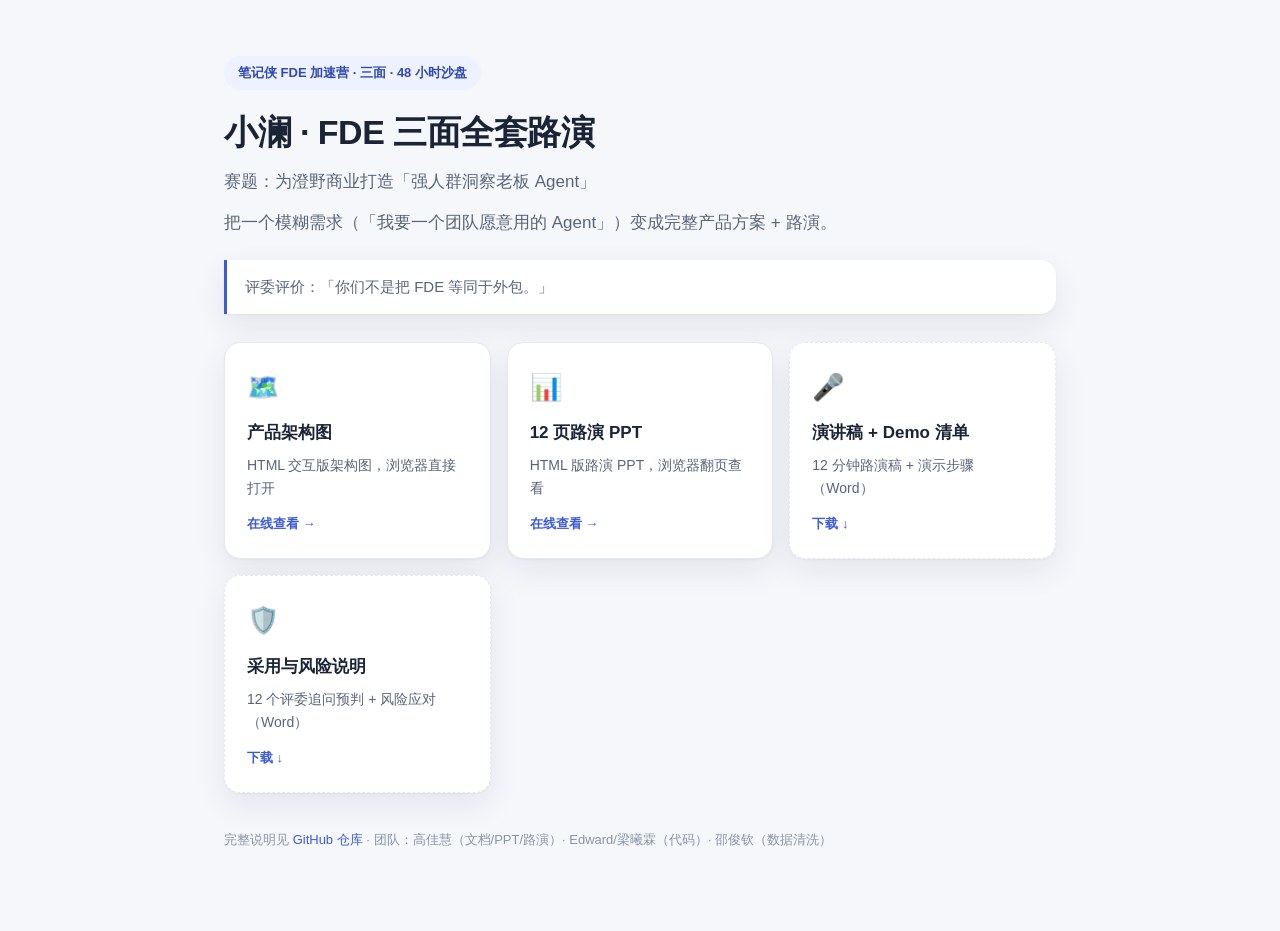
<file: index.html>
<!DOCTYPE html>
<html lang="zh-CN">
<head>
<meta charset="UTF-8" />
<meta name="viewport" content="width=device-width, initial-scale=1.0" />
<title>小澜 · FDE 三面全套路演</title>
<style>
:root{--bg:#f5f7fb;--panel:#fff;--ink:#1b2437;--ink-soft:#5a6478;--ink-faint:#8a93a6;--line:#e6e9f0;--brand:#3b5bdb;--brand-soft:#eef1ff;--brand-ink:#2f49b0;--shadow:0 1px 2px rgba(20,30,60,.04),0 12px 32px rgba(20,30,60,.08);--radius:16px}
*{box-sizing:border-box;margin:0;padding:0}
body{background:var(--bg);color:var(--ink);font-family:-apple-system,BlinkMacSystemFont,"Segoe UI","PingFang SC","Hiragino Sans GB","Microsoft YaHei",sans-serif;line-height:1.7;-webkit-font-smoothing:antialiased}
.wrap{max-width:880px;margin:0 auto;padding:56px 24px 80px}
.badge{display:inline-flex;align-items:center;gap:8px;background:var(--brand-soft);color:var(--brand-ink);font-weight:600;font-size:13px;padding:6px 14px;border-radius:999px;margin-bottom:20px}
h1{font-size:34px;line-height:1.3;letter-spacing:-.5px;margin-bottom:14px}
.sub{color:var(--ink-soft);font-size:17px;margin-bottom:12px}
.quote{border-left:3px solid var(--brand);background:var(--panel);padding:14px 18px;border-radius:0 var(--radius) var(--radius) 0;color:var(--ink-soft);font-size:15px;margin:22px 0;box-shadow:var(--shadow)}
.cards{display:grid;grid-template-columns:repeat(auto-fit,minmax(240px,1fr));gap:16px;margin-top:28px}
.card{display:block;background:var(--panel);border:1px solid var(--line);border-radius:var(--radius);padding:22px;text-decoration:none;color:var(--ink);transition:.16s;box-shadow:var(--shadow)}
.card:hover{transform:translateY(-3px);border-color:#cfd6e6}
.card .ico{font-size:26px;margin-bottom:10px}
.card .t{font-weight:700;font-size:17px;margin-bottom:6px}
.card .d{color:var(--ink-soft);font-size:14px}
.card .go{display:inline-block;margin-top:12px;color:var(--brand);font-weight:600;font-size:13px}
.card.dl{border-style:dashed}
.footer{margin-top:36px;color:var(--ink-faint);font-size:13px}
.footer a{color:var(--brand);text-decoration:none}
</style>
</head>
<body>
<div class="wrap">
  <span class="badge">笔记侠 FDE 加速营 · 三面 · 48 小时沙盘</span>
  <h1>小澜 · FDE 三面全套路演</h1>
  <p class="sub">赛题：为澄野商业打造「强人群洞察老板 Agent」</p>
  <p class="sub">把一个模糊需求（「我要一个团队愿意用的 Agent」）变成完整产品方案 + 路演。</p>

  <div class="quote">评委评价：「你们不是把 FDE 等同于外包。」</div>

  <div class="cards">
    <a class="card" href="架构图.html" target="_blank">
      <div class="ico">🗺️</div>
      <div class="t">产品架构图</div>
      <div class="d">HTML 交互版架构图，浏览器直接打开</div>
      <span class="go">在线查看 →</span>
    </a>

    <a class="card" href="PPT/index.html" target="_blank">
      <div class="ico">📊</div>
      <div class="t">12 页路演 PPT</div>
      <div class="d">HTML 版路演 PPT，浏览器翻页查看</div>
      <span class="go">在线查看 →</span>
    </a>

    <a class="card dl" href="docs/演讲稿+Demo操作清单.docx" target="_blank">
      <div class="ico">🎤</div>
      <div class="t">演讲稿 + Demo 清单</div>
      <div class="d">12 分钟路演稿 + 演示步骤（Word）</div>
      <span class="go">下载 ↓</span>
    </a>

    <a class="card dl" href="docs/采用与风险说明.docx" target="_blank">
      <div class="ico">🛡️</div>
      <div class="t">采用与风险说明</div>
      <div class="d">12 个评委追问预判 + 风险应对（Word）</div>
      <span class="go">下载 ↓</span>
    </a>
  </div>

  <div class="footer">
    完整说明见 <a href="https://github.com/gao666-max/xiaolan-fde-deliverables" target="_blank">GitHub 仓库</a> · 团队：高佳慧（文档/PPT/路演）· Edward/梁曦霖（代码）· 邵俊钦（数据清洗）
  </div>
</div>
</body>
</html>
</file>
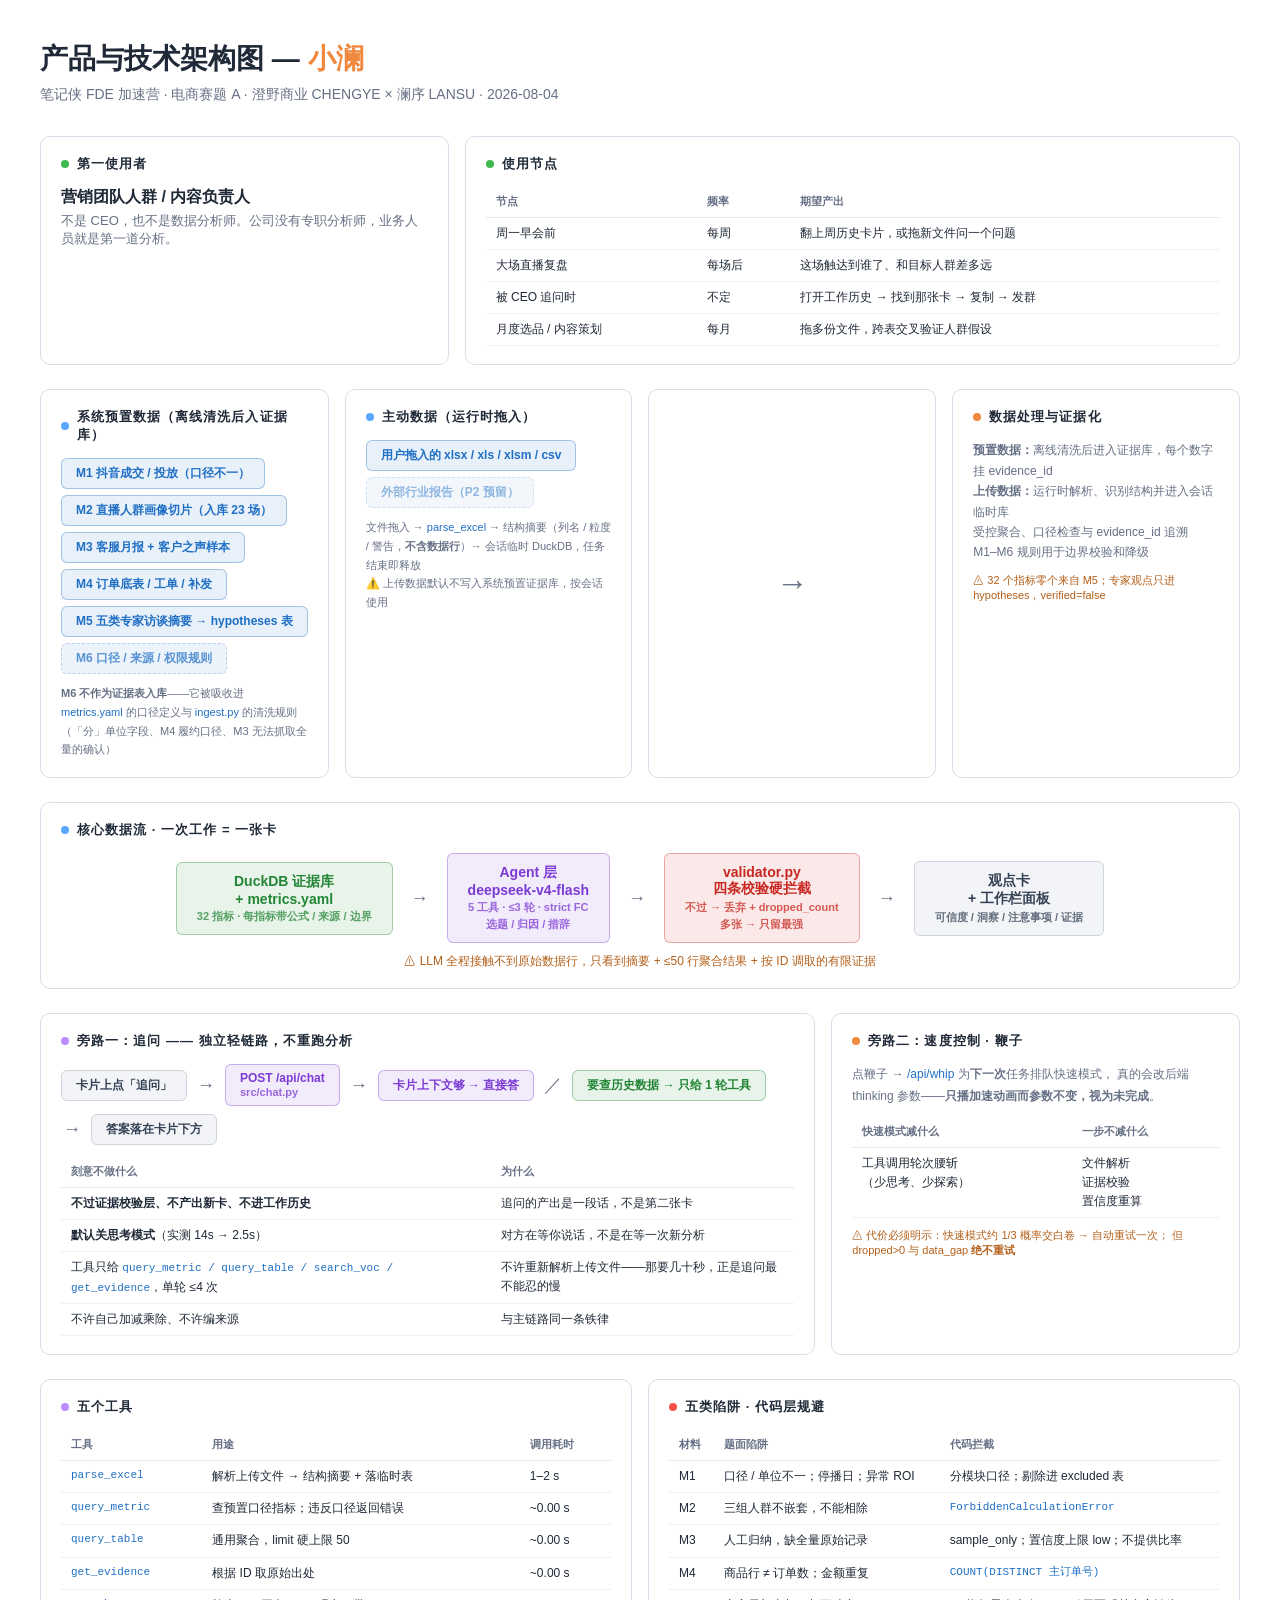
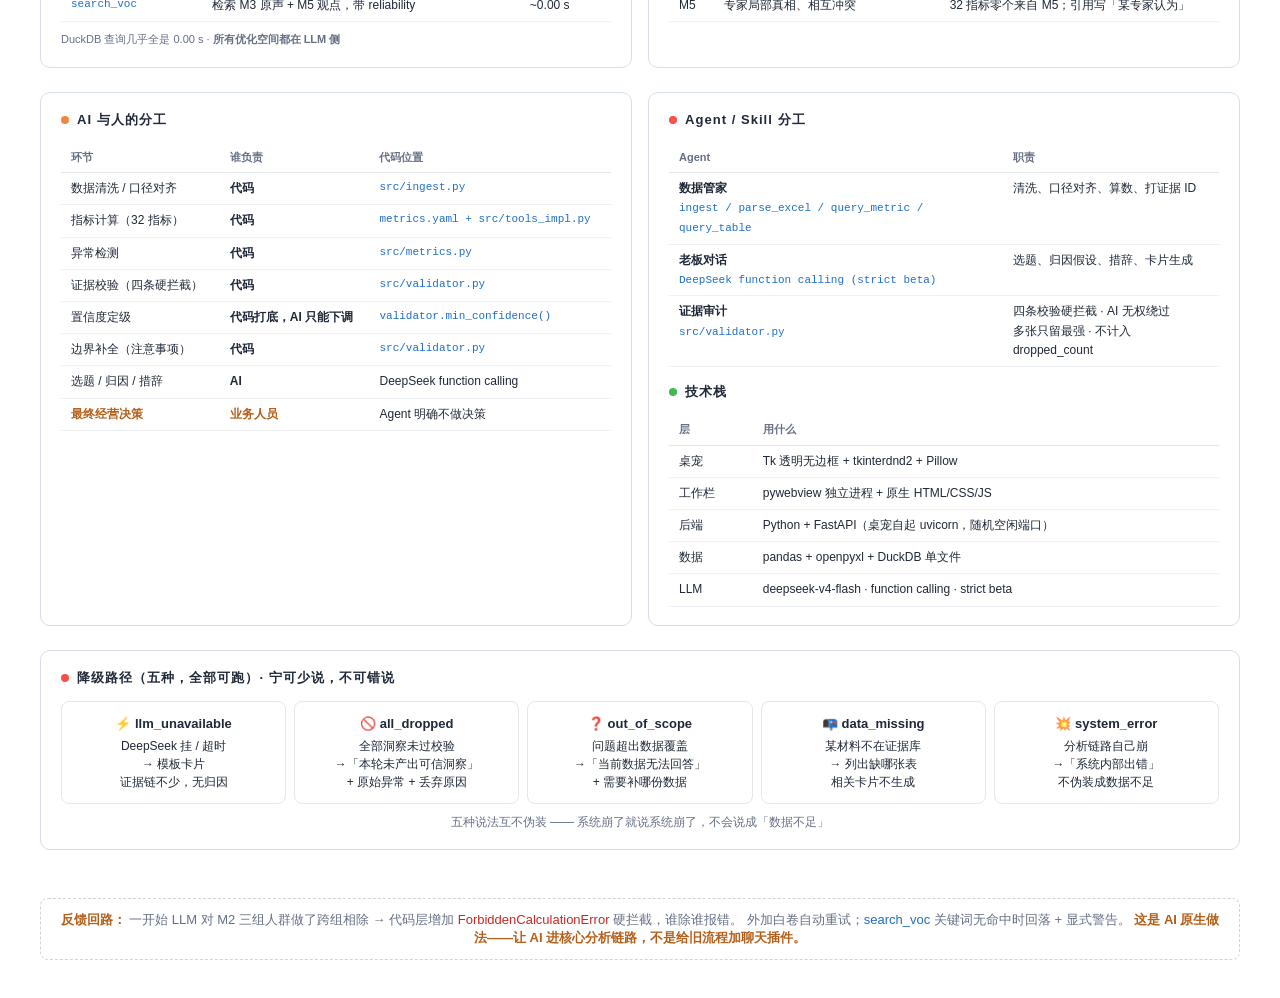
<file: 架构图.html>
<!DOCTYPE html>
<html lang="zh-CN">
<head>
<meta charset="utf-8">
<meta name="viewport" content="width=device-width,initial-scale=1">
<title>小澜 · 产品与技术架构图</title>
<style>
* { margin:0; padding:0; box-sizing:border-box; }
body {
  font-family: -apple-system, "Microsoft YaHei", sans-serif;
  background: #ffffff; color: #1f2937; padding: 40px;
  min-width: 1200px;
}
h1 { font-size:28px; margin-bottom:8px; }
h1 span { color:#f0883e; }
.subtitle { color:#667085; font-size:14px; margin-bottom:32px; }

/* ── Layout grid ── */
.diagram { display:flex; flex-direction:column; gap:24px; }
.row { display:flex; gap:16px; }
.col { flex:1; }
.col-wide { flex:2; }

/* ── Box styles ── */
.box {
  border:1px solid #d8dee9; border-radius:10px;
  padding:18px 20px; background:#ffffff;
}
.box-title {
  font-size:13px; font-weight:700; letter-spacing:0.08em;
  margin-bottom:14px; display:flex; align-items:center; gap:8px;
}
.box-title .dot { width:8px; height:8px; border-radius:50%; flex-shrink:0; }
.dot-red  { background:#f85149; }
.dot-amber { background:#f0883e; }
.dot-blue  { background:#58a6ff; }
.dot-green { background:#3fb950; }
.dot-purple{ background:#bc8cff; }

/* ── Pipe ── */
.pipe-row { display:flex; align-items:center; gap:10px; flex-wrap:wrap; font-size:13px; }
.pipe-box {
  padding:6px 14px; border-radius:6px; font-weight:600;
  border:1px solid; font-size:12px; white-space:nowrap;
}
.pipe-data   { background:rgba(31,111,196,0.10);  border-color:rgba(31,111,196,0.35);  color:#1f6fc4; }
.pipe-code   { background:rgba(180,95,25,0.10);   border-color:rgba(180,95,25,0.35);   color:#b45f19; }
.pipe-store  { background:rgba(35,134,54,0.10);   border-color:rgba(35,134,54,0.35);   color:#238636; }
.pipe-agent  { background:rgba(124,58,213,0.10);  border-color:rgba(124,58,213,0.35);  color:#7c3ad5; }
.pipe-valid  { background:rgba(200,40,33,0.10);   border-color:rgba(200,40,33,0.35);   color:#c82821; }
.pipe-ui     { background:#f2f4f7;  border-color:#cfd4dc;  color:#344054; }
.pipe-arrow  { color:#667085; font-size:18px; margin:0 2px; }

/* ── Table inside boxes ── */
table.matrix { width:100%; border-collapse:collapse; font-size:12px; line-height:1.6; }
table.matrix th {
  text-align:left; padding:6px 10px; font-weight:600;
  color:#667085; border-bottom:1px solid #e4e7ec; font-size:11px;
}
table.matrix td {
  padding:6px 10px; border-bottom:1px solid #eef0f3;
  vertical-align:top;
}
table.matrix .code { font-family:"SF Mono",Consolas,monospace; color:#1f6fc4; font-size:11px; }

/* ── Degrade cards ── */
.degrade-grid { display:grid; grid-template-columns:repeat(5,1fr); gap:8px; }
.deg-card {
  border:1px solid #e4e7ec; border-radius:8px;
  padding:12px; text-align:center; font-size:12px; line-height:1.5;
}
.deg-card b { display:block; font-size:13px; margin-bottom:4px; }

/* ── Footer ── */
.footer-note {
  margin-top:24px; padding:12px 18px; border:1px dashed #cfd4dc;
  border-radius:8px; font-size:13px; color:#667085; text-align:center;
}
.footer-note strong { color:#b45f19; }
.hint { font-size:11px; color:#667085; line-height:1.7; }
</style>
</head>
<body>

<h1>产品与技术架构图 — <span>小澜</span></h1>
<p class="subtitle">笔记侠 FDE 加速营 · 电商赛题 A · 澄野商业 CHENGYE × 澜序 LANSU · 2026-08-04</p>

<div class="diagram">

  <!-- ═══ ROW 1: 第一使用者 ═══ -->
  <div class="row">
    <div class="col box">
      <div class="box-title"><span class="dot dot-green"></span> 第一使用者</div>
      <p style="font-size:16px;font-weight:700;margin-bottom:4px">营销团队人群 / 内容负责人</p>
      <p style="font-size:13px;color:#667085">不是 CEO，也不是数据分析师。公司没有专职分析师，业务人员就是第一道分析。</p>
    </div>
    <div class="col-wide box">
      <div class="box-title"><span class="dot dot-green"></span> 使用节点</div>
      <table class="matrix">
        <tr><th>节点</th><th>频率</th><th>期望产出</th></tr>
        <tr><td>周一早会前</td><td>每周</td><td>翻上周历史卡片，或拖新文件问一个问题</td></tr>
        <tr><td>大场直播复盘</td><td>每场后</td><td>这场触达到谁了、和目标人群差多远</td></tr>
        <tr><td>被 CEO 追问时</td><td>不定</td><td>打开工作历史 → 找到那张卡 → 复制 → 发群</td></tr>
        <tr><td>月度选品 / 内容策划</td><td>每月</td><td>拖多份文件，跨表交叉验证人群假设</td></tr>
      </table>
    </div>
  </div>

  <!-- ═══ ROW 2: 数据如何进入 ═══ -->
  <div class="row">
    <div class="col box">
      <div class="box-title"><span class="dot dot-blue"></span> 系统预置数据（离线清洗后入证据库）</div>
      <div class="pipe-row" style="flex-direction:column;align-items:flex-start;gap:6px">
        <div class="pipe-box pipe-data">M1 抖音成交 / 投放（口径不一）</div>
        <div class="pipe-box pipe-data">M2 直播人群画像切片（入库 23 场）</div>
        <div class="pipe-box pipe-data">M3 客服月报 + 客户之声样本</div>
        <div class="pipe-box pipe-data">M4 订单底表 / 工单 / 补发</div>
        <div class="pipe-box pipe-data">M5 五类专家访谈摘要 → hypotheses 表</div>
        <div class="pipe-box pipe-data" style="border-style:dashed;opacity:0.75">M6 口径 / 来源 / 权限规则</div>
        <div class="hint" style="margin-top:4px">
          <strong>M6 不作为证据表入库</strong>——它被吸收进 <span class="code" style="color:#1f6fc4">metrics.yaml</span>
          的口径定义与 <span class="code" style="color:#1f6fc4">ingest.py</span> 的清洗规则
          （「分」单位字段、M4 履约口径、M3 无法抓取全量的确认）
        </div>
      </div>
    </div>
    <div class="col box">
      <div class="box-title"><span class="dot dot-blue"></span> 主动数据（运行时拖入）</div>
      <div class="pipe-row" style="flex-direction:column;align-items:flex-start;gap:6px">
        <div class="pipe-box pipe-data">用户拖入的 xlsx / xls / xlsm / csv</div>
        <div class="pipe-box pipe-data" style="opacity:0.5;border-style:dashed">外部行业报告（P2 预留）</div>
        <div class="hint" style="margin-top:4px">
          文件拖入 → <span class="code" style="color:#1f6fc4">parse_excel</span> →
          结构摘要（列名 / 粒度 / 警告，<strong>不含数据行</strong>）→ 会话临时 DuckDB，任务结束即释放<br>
          ⚠️ 上传数据默认不写入系统预置证据库，按会话使用
        </div>
      </div>
    </div>
    <div class="col box" style="display:flex;align-items:center;justify-content:center">
      <span style="font-size:32px;color:#667085">→</span>
    </div>
    <div class="col box">
      <div class="box-title"><span class="dot dot-amber"></span> 数据处理与证据化</div>
      <div style="font-size:12px;line-height:1.7;color:#667085">
        <strong>预置数据：</strong>离线清洗后进入证据库，每个数字挂 evidence_id<br>
        <strong>上传数据：</strong>运行时解析、识别结构并进入会话临时库<br>
        受控聚合、口径检查与 evidence_id 追溯<br>
        M1–M6 规则用于边界校验和降级
      </div>
      <div style="margin-top:10px;font-size:11px;color:#b45f19">
        ⚠ 32 个指标零个来自 M5；专家观点只进 hypotheses，verified=false
      </div>
    </div>
  </div>

  <!-- ═══ ROW 3: 证据库 → Agent → 校验 → UI ═══ -->
  <div class="box">
    <div class="box-title"><span class="dot dot-blue"></span> 核心数据流 · 一次工作 = 一张卡</div>
    <div class="pipe-row" style="justify-content:center;gap:16px">
      <div style="text-align:center">
        <div class="pipe-box pipe-store" style="font-size:14px;padding:10px 20px">DuckDB 证据库<br>+ metrics.yaml<br><span style="font-size:11px;opacity:0.75">32 指标 · 每指标带公式 / 来源 / 边界</span></div>
      </div>
      <span class="pipe-arrow">→</span>
      <div style="text-align:center">
        <div class="pipe-box pipe-agent" style="font-size:14px;padding:10px 20px">Agent 层<br>deepseek-v4-flash<br><span style="font-size:11px;opacity:0.75">5 工具 · ≤3 轮 · strict FC<br>选题 / 归因 / 措辞</span></div>
      </div>
      <span class="pipe-arrow">→</span>
      <div style="text-align:center">
        <div class="pipe-box pipe-valid" style="font-size:14px;padding:10px 20px">validator.py<br>四条校验硬拦截<br><span style="font-size:11px;opacity:0.75">不过 → 丢弃 + dropped_count<br>多张 → 只留最强</span></div>
      </div>
      <span class="pipe-arrow">→</span>
      <div style="text-align:center">
        <div class="pipe-box pipe-ui" style="font-size:14px;padding:10px 20px">观点卡<br>+ 工作栏面板<br><span style="font-size:11px;opacity:0.75">可信度 / 洞察 / 注意事项 / 证据</span></div>
      </div>
    </div>
    <div style="text-align:center;margin-top:10px;font-size:12px;color:#b45f19">
      ⚠ LLM 全程接触不到原始数据行，只看到摘要 + ≤50 行聚合结果 + 按 ID 调取的有限证据
    </div>
  </div>

  <!-- ═══ ROW 3.5: 两条旁路 ═══ -->
  <div class="row">
    <div class="col-wide box">
      <div class="box-title"><span class="dot dot-purple"></span> 旁路一：追问 —— 独立轻链路，不重跑分析</div>
      <div class="pipe-row" style="gap:8px">
        <div class="pipe-box pipe-ui">卡片上点「追问」</div>
        <span class="pipe-arrow">→</span>
        <div class="pipe-box pipe-agent">POST /api/chat<br><span style="font-size:11px;opacity:0.75">src/chat.py</span></div>
        <span class="pipe-arrow">→</span>
        <div class="pipe-box pipe-agent">卡片上下文够 → 直接答</div>
        <span class="pipe-arrow">／</span>
        <div class="pipe-box pipe-store">要查历史数据 → 只给 1 轮工具</div>
        <span class="pipe-arrow">→</span>
        <div class="pipe-box pipe-ui">答案落在卡片下方</div>
      </div>
      <table class="matrix" style="margin-top:12px">
        <tr><th>刻意不做什么</th><th>为什么</th></tr>
        <tr><td><strong>不过证据校验层、不产出新卡、不进工作历史</strong></td><td>追问的产出是一段话，不是第二张卡</td></tr>
        <tr><td><strong>默认关思考模式</strong>（实测 14s → 2.5s）</td><td>对方在等你说话，不是在等一次新分析</td></tr>
        <tr><td>工具只给 <span class="code">query_metric / query_table / search_voc / get_evidence</span>，单轮 ≤4 次</td><td>不许重新解析上传文件——那要几十秒，正是追问最不能忍的慢</td></tr>
        <tr><td>不许自己加减乘除、不许编来源</td><td>与主链路同一条铁律</td></tr>
      </table>
    </div>
    <div class="col box">
      <div class="box-title"><span class="dot dot-amber"></span> 旁路二：速度控制 · 鞭子</div>
      <div style="font-size:12px;line-height:1.8;color:#667085">
        点鞭子 → <span class="code" style="color:#1f6fc4">/api/whip</span> 为<strong>下一次</strong>任务排队快速模式，
        真的会改后端 thinking 参数——<strong>只播加速动画而参数不变，视为未完成</strong>。
      </div>
      <table class="matrix" style="margin-top:10px">
        <tr><th>快速模式减什么</th><th>一步不减什么</th></tr>
        <tr><td>工具调用轮次腰斩<br>（少思考、少探索）</td><td>文件解析<br>证据校验<br>置信度重算</td></tr>
      </table>
      <div style="margin-top:10px;font-size:11px;color:#b45f19">
        ⚠ 代价必须明示：快速模式约 1/3 概率交白卷 → 自动重试一次；
        但 dropped&gt;0 与 data_gap <strong>绝不重试</strong>
      </div>
    </div>
  </div>

  <!-- ═══ ROW 4: 五个工具 + 五类陷阱 ═══ -->
  <div class="row">
    <div class="col box">
      <div class="box-title"><span class="dot dot-purple"></span> 五个工具</div>
      <table class="matrix">
        <tr><th>工具</th><th>用途</th><th>调用耗时</th></tr>
        <tr><td class="code">parse_excel</td><td>解析上传文件 → 结构摘要 + 落临时表</td><td>1–2 s</td></tr>
        <tr><td class="code">query_metric</td><td>查预置口径指标；违反口径返回错误</td><td>~0.00 s</td></tr>
        <tr><td class="code">query_table</td><td>通用聚合，limit 硬上限 50</td><td>~0.00 s</td></tr>
        <tr><td class="code">get_evidence</td><td>根据 ID 取原始出处</td><td>~0.00 s</td></tr>
        <tr><td class="code">search_voc</td><td>检索 M3 原声 + M5 观点，带 reliability</td><td>~0.00 s</td></tr>
      </table>
      <div class="hint" style="margin-top:8px">DuckDB 查询几乎全是 0.00 s · <strong>所有优化空间都在 LLM 侧</strong></div>
    </div>
    <div class="col box">
      <div class="box-title"><span class="dot dot-red"></span> 五类陷阱 · 代码层规避</div>
      <table class="matrix">
        <tr><th>材料</th><th>题面陷阱</th><th>代码拦截</th></tr>
        <tr><td>M1</td><td>口径 / 单位不一；停播日；异常 ROI</td><td>分模块口径；剔除进 excluded 表</td></tr>
        <tr><td>M2</td><td>三组人群不嵌套，不能相除</td><td class="code">ForbiddenCalculationError</td></tr>
        <tr><td>M3</td><td>人工归纳，缺全量原始记录</td><td>sample_only；置信度上限 low；不提供比率</td></tr>
        <tr><td>M4</td><td>商品行 ≠ 订单数；金额重复</td><td class="code">COUNT(DISTINCT 主订单号)</td></tr>
        <tr><td>M5</td><td>专家局部真相、相互冲突</td><td>32 指标零个来自 M5；引用写「某专家认为」</td></tr>
      </table>
    </div>
  </div>

  <!-- ═══ ROW 5: 人机分工 ═══ -->
  <div class="row">
    <div class="col box">
      <div class="box-title"><span class="dot dot-amber"></span> AI 与人的分工</div>
      <table class="matrix">
        <tr><th>环节</th><th>谁负责</th><th>代码位置</th></tr>
        <tr><td>数据清洗 / 口径对齐</td><td><strong>代码</strong></td><td class="code">src/ingest.py</td></tr>
        <tr><td>指标计算（32 指标）</td><td><strong>代码</strong></td><td class="code">metrics.yaml + src/tools_impl.py</td></tr>
        <tr><td>异常检测</td><td><strong>代码</strong></td><td class="code">src/metrics.py</td></tr>
        <tr><td>证据校验（四条硬拦截）</td><td><strong>代码</strong></td><td class="code">src/validator.py</td></tr>
        <tr><td>置信度定级</td><td><strong>代码打底，AI 只能下调</strong></td><td class="code">validator.min_confidence()</td></tr>
        <tr><td>边界补全（注意事项）</td><td><strong>代码</strong></td><td class="code">src/validator.py</td></tr>
        <tr><td>选题 / 归因 / 措辞</td><td><strong>AI</strong></td><td>DeepSeek function calling</td></tr>
        <tr><td style="color:#b45f19"><strong>最终经营决策</strong></td><td style="color:#b45f19"><strong>业务人员</strong></td><td>Agent 明确不做决策</td></tr>
      </table>
    </div>
    <div class="col box">
      <div class="box-title"><span class="dot dot-red"></span> Agent / Skill 分工</div>
      <table class="matrix">
        <tr><th>Agent</th><th>职责</th></tr>
        <tr><td><strong>数据管家</strong><br><span class="code">ingest / parse_excel / query_metric / query_table</span></td><td>清洗、口径对齐、算数、打证据 ID</td></tr>
        <tr><td><strong>老板对话</strong><br><span class="code">DeepSeek function calling (strict beta)</span></td><td>选题、归因假设、措辞、卡片生成</td></tr>
        <tr><td><strong>证据审计</strong><br><span class="code">src/validator.py</span></td><td>四条校验硬拦截 · AI 无权绕过<br>多张只留最强 · 不计入 dropped_count</td></tr>
      </table>
      <div class="box-title" style="margin-top:16px"><span class="dot dot-green"></span> 技术栈</div>
      <table class="matrix">
        <tr><th>层</th><th>用什么</th></tr>
        <tr><td>桌宠</td><td>Tk 透明无边框 + tkinterdnd2 + Pillow</td></tr>
        <tr><td>工作栏</td><td>pywebview 独立进程 + 原生 HTML/CSS/JS</td></tr>
        <tr><td>后端</td><td>Python + FastAPI（桌宠自起 uvicorn，随机空闲端口）</td></tr>
        <tr><td>数据</td><td>pandas + openpyxl + DuckDB 单文件</td></tr>
        <tr><td>LLM</td><td>deepseek-v4-flash · function calling · strict beta</td></tr>
      </table>
    </div>
  </div>

  <!-- ═══ ROW 6: 降级路径 ═══ -->
  <div class="box">
    <div class="box-title"><span class="dot dot-red"></span> 降级路径（五种，全部可跑）· 宁可少说，不可错说</div>
    <div class="degrade-grid">
      <div class="deg-card"><b>⚡ llm_unavailable</b>DeepSeek 挂 / 超时<br>→ 模板卡片<br>证据链不少，无归因</div>
      <div class="deg-card"><b>🚫 all_dropped</b>全部洞察未过校验<br>→「本轮未产出可信洞察」<br>+ 原始异常 + 丢弃原因</div>
      <div class="deg-card"><b>❓ out_of_scope</b>问题超出数据覆盖<br>→「当前数据无法回答」<br>+ 需要补哪份数据</div>
      <div class="deg-card"><b>📭 data_missing</b>某材料不在证据库<br>→ 列出缺哪张表<br>相关卡片不生成</div>
      <div class="deg-card"><b>💥 system_error</b>分析链路自己崩<br>→「系统内部出错」<br>不伪装成数据不足</div>
    </div>
    <div style="text-align:center;margin-top:10px;font-size:12px;color:#667085">
      五种说法互不伪装 —— 系统崩了就说系统崩了，不会说成「数据不足」
    </div>
  </div>

  <!-- ═══ ROW 7: 反馈回路 ═══ -->
  <div class="footer-note">
    <strong>反馈回路：</strong>
    一开始 LLM 对 M2 三组人群做了跨组相除 → 代码层增加
    <span class="code" style="color:#c82821">ForbiddenCalculationError</span> 硬拦截，谁除谁报错。
    外加白卷自动重试；<span class="code" style="color:#1f6fc4">search_voc</span> 关键词无命中时回落 + 显式警告。
    <strong>这是 AI 原生做法——让 AI 进核心分析链路，不是给旧流程加聊天插件。</strong>
  </div>

</div>
</body>
</html>
</file>
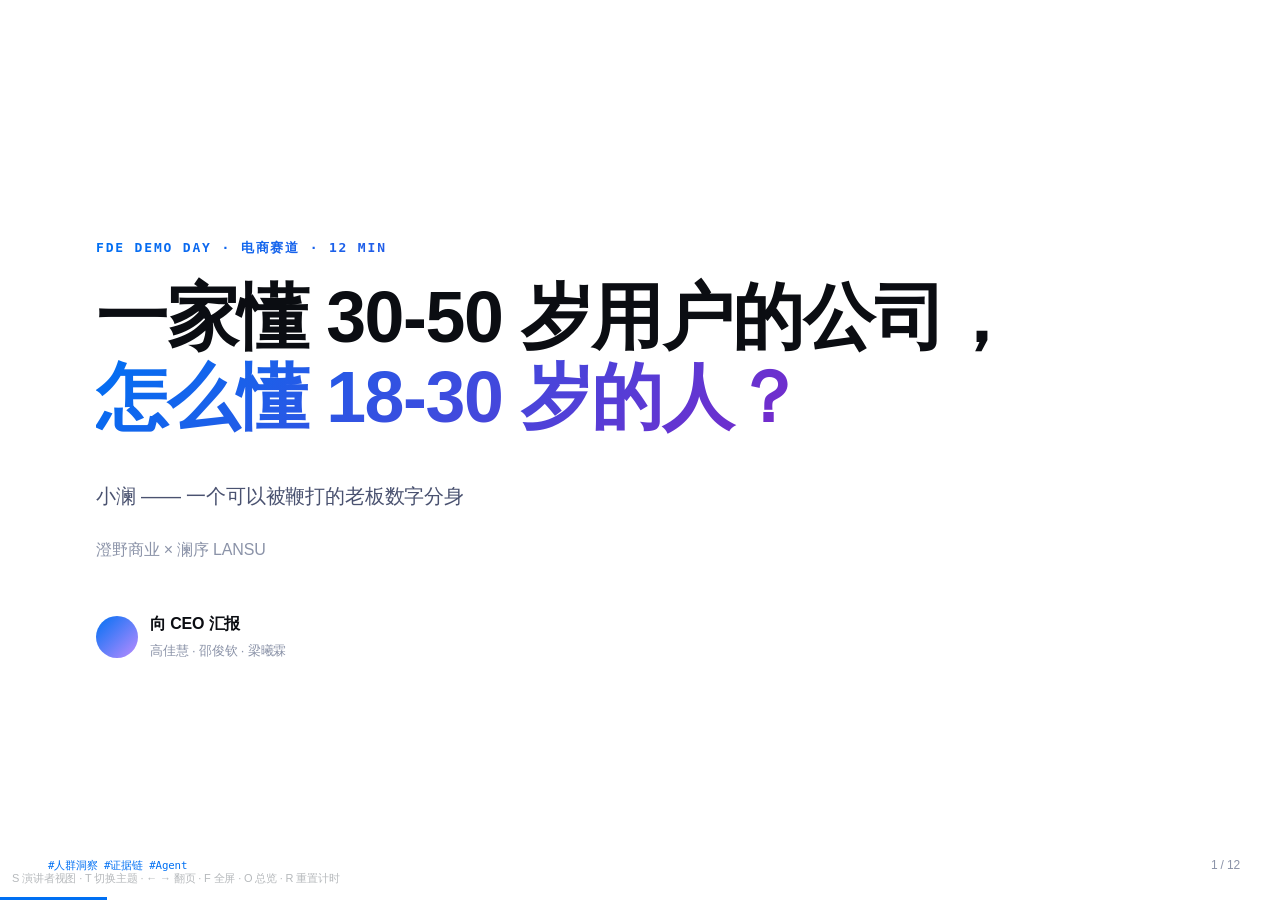
<file: PPT/小澜 · Demo Day.html>
<!DOCTYPE html>
<!-- saved from url=(0098)file:///C:/Users/TX/Desktop/FDE_%E7%BB%88%E9%9D%A2%E4%BA%A4%E4%BB%98%E5%8C%85_v2/PPT/index.html#/9 -->
<html lang="zh-CN" data-themes="pitch-deck-vc,corporate-clean,minimal-white,swiss-grid"><head><meta http-equiv="Content-Type" content="text/html; charset=UTF-8">

<meta name="viewport" content="width=device-width,initial-scale=1">
<title>小澜 · Demo Day</title>
<link rel="stylesheet" href="./小澜 · Demo Day_files/fonts.css">
<link rel="stylesheet" href="./小澜 · Demo Day_files/base.css">
<link rel="stylesheet" id="theme-link" href="./小澜 · Demo Day_files/pitch-deck-vc.css">
<link rel="stylesheet" href="./小澜 · Demo Day_files/animations.css">
<link rel="stylesheet" href="./小澜 · Demo Day_files/style.css">
</head>
<body class="tpl-presenter-mode-reveal">
<div class="deck">

  <!-- ════════════ P1 封面 ════════════ -->
  <section class="slide is-prev" data-title="Cover">
    <p class="kicker">FDE Demo Day · 电商赛道 · 12 min</p>
    <h1 class="h1 anim-fade-up" data-anim="fade-up">一家懂 30-50 岁用户的公司，<br><span style="background:var(--grad);-webkit-background-clip:text;background-clip:text;color:transparent">怎么懂 18-30 岁的人？</span></h1>
    <p class="lede mt-m">小澜 —— 一个可以被鞭打的老板数字分身</p>
    <p class="lede" style="font-size:16px;color:var(--text-3);margin-top:6px">澄野商业 × 澜序 LANSU</p>
    <div class="speaker">
      <div class="av"></div>
      <div><b>向 CEO 汇报</b><span>高佳慧 · 邵俊钦 · 梁曦霖</span></div>
    </div>
    <div class="deck-footer">
      <span class="mono">#人群洞察 #证据链 #Agent</span>
      <span class="slide-number" data-current="9" data-total="12"></span>
    </div>
    <aside class="notes">
      <p>一家在 30 到 50 岁用户身上做了五年的内衣公司，刚接了一个面向 18 到 30 岁年轻人的新品牌。他们最大的焦虑不是投流——是他们根本不了解这群年轻人。我们做的事叫"小澜"——一个可以被鞭打的老板数字分身。它做的事就一件：让你说的每一句"我觉得"，都能点回原表哪一行。</p>
    </aside>
  </section>

  <!-- ════════════ P2 现在做法为什么不行 ════════════ -->
  <section class="slide is-prev" data-title="Why Current Methods Fail">
    <p class="kicker">01 · 我们看到问题</p>
    <h2 class="h2">不是缺数据，<br>是<span class="accent">现有方法没法把信息变成判断</span></h2>
    <div class="stack mt-l">
      <div class="rule-row">
        <span class="num red">01</span>
        <div><b>经验型判断无法验证</b><p class="dim">开会时有人说"我刷抖音感觉年轻人喜欢这样"，另一个人说"我觉得不是"。讨论到此结束——没有证据，谁声音大谁赢。</p></div>
      </div>
      <div class="rule-row">
        <span class="num red">02</span>
        <div><b>散落数据串不起来</b><p class="dim">M1 说退款 47%，M2 说年轻人曝光只占 15.5%，M3 说尺码问题最多——但三件事分散在不同部门的表格里，口径还不统一。没人把它们放在一起看。</p></div>
      </div>
      <div class="rule-row">
        <span class="num red">03</span>
        <div><b>没有反馈机制</b><p class="dim">今天做的判断——"年轻人应该喜欢这个款式"——对了还是错了？三个月后没人回头验证。下一次开会还是靠感觉。</p></div>
      </div>
    </div>
    <p class="mono mt-m" style="font-size:13px;color:var(--accent)">CEO 直接给了我们三种死法：不能只画画像 / 不能做聊天机器人 / 不能增加录入负担</p>
    <aside class="notes">
      <p>目前营销团队怎么工作的？靠个人经验、平台后台截图、人工刷内容、零散会议。三个问题：第一，经验型判断无法验证——开会靠"我刷抖音感觉"。第二，散落数据串不起来——M1说退款高、M2说年轻人少、M3说尺码问题多，但没人把三件事放一起看。第三，没有反馈机制——今天做的判断对了错了，三个月后没人回头验证。CEO在题目里直接给了我们三种死法——不能只画漂亮的用户画像、不能做上传文件吐总结的聊天机器人、不能增加录入负担。</p>
    </aside>
  </section>

  <!-- ════════════ P3 三个事实 ════════════ -->
  <section class="slide is-prev" data-title="Three Facts">
    <p class="kicker">02 · 三个事实</p>
    <h2 class="h2">数据里已经写着答案，<br>只是<span class="accent">没人把它们串起来</span></h2>
    <div class="stack mt-l">
      <div class="rule-row">
        <span class="num red">01</span>
        <div>
          <b>触达错配</b><span class="mono"> · M2 · F 事实</span>
          <p class="dim">24 场直播，18-30 岁仅占曝光 <strong>15.5%</strong>，18-24 岁 TGI <strong>0.27</strong>（最低 0.17）。TGI 是人群偏好指数，1.0 是平均水平——0.27 就是严重偏低。整条流量链路朝成熟人群倾斜。</p>
        </div>
      </div>
      <div class="rule-row">
        <span class="num red">02</span>
        <div>
          <b>直播高退款源于期待错位</b><span class="mono"> · M1-05 + M3 · I 推断</span>
          <p class="dim">6 月退款金额率 <strong>47%</strong>，直播占退款 <strong>68%</strong>。客服原声："视频双肩带、链接单肩带""有点凸点""穿身上闷"——期待错位写在原话里。M3 是人工样本不是全量，所以标 I。</p>
        </div>
      </div>
      <div class="rule-row">
        <span class="num red">03</span>
        <div>
          <b>专家最担心 AI 胡说</b><span class="mono"> · M5 · H 假设</span>
          <p class="dim">五位内部专家几乎全部关注 AI 可靠性——他们也互相冲突。这条直接决定了我们的架构：<strong>校验层不是可选项，是必选项。专家观点进假设库，不进规则层。</strong></p>
        </div>
      </div>
    </div>
    <p class="mono mt-s" style="font-size:12px;color:var(--text-3)">F=事实 · I=推断 · H=假设 —— 每个数字都标了证据等级，这是和"刷抖音感觉"的区别</p>
    <aside class="notes">
      <p>我们把 M1 到 M5 花四小时全读了一遍。三个事实。每条都标了来源和证据等级——F是事实、I是推断、H是假设。柯洲老师说好答案=好提问+好上文+好模型——我们把上文喂饱了。事实一：触达错配，来源M2，这是事实。事实二：退款47%、直播占68%、客服原声印证期待错位——来源M1-05加M3，推断，因为M3是人工样本不是全量。事实三：M5五位专家担心AI胡说——这是假设，专家也互相冲突。这条直接决定了架构——校验层不选可选项。</p>
    </aside>
  </section>

  <!-- ════════════ P4 现场 Demo ════════════ -->
  <section class="slide is-prev" data-title="Live Demo">
    <p class="kicker">03 · Live Demo</p>
    <div style="display:flex;align-items:center;justify-content:center;height:70vh;text-align:center">
      <div>
        <h2 class="h2" style="font-size:clamp(44px,5.6vw,72px);line-height:1.2;margin-bottom:12px">把文件拖给老板，<br><span class="accent">三十秒后拿到一张</span><br>可直接发群的观点卡。</h2>
        <p class="lede" style="font-size:22px;color:var(--accent);margin-top:28px">每一步都能点回原表哪一行。</p>
      </div>
    </div>
    <aside class="notes">
      <p>先说清楚用了什么AI：DeepSeek选题和措辞，代码算数。LLM永远看不到原始数据行，只看到已经算好的聚合结果。为什么？M5五位专家都怕AI胡说——所以我们让代码拦截AI的幻觉。Edward你开始。拖M2人群画像表、别拖M1直播明细。用跨表问题——比单表快，横跨M1+M2。点开证据看原表行列。抽鞭子真的改thinking参数。深度~28次工具调用，快速腰斩。用户自己决定要深度还是要速度。</p>
    </aside>
  </section>

  <!-- ════════════ P5 洞察① 触达错配 ════════════ -->
  <section class="slide is-prev" data-title="Insight 1">
    <p class="kicker">04 · 洞察 ① · 邵俊钦</p>
    <h2 class="h2">年轻人在哪？<br><span class="accent">没在我们这。</span></h2>
    <div class="grid g2 mt-l">
      <div>
        <div class="card card-accent">
          <h4>🔴 高置信度</h4>
          <p class="dim">M2 24 场全量人群画像 + M1 千川投放，两个独立来源交叉验证。</p>
        </div>
        <div class="card mt-s">
          <h4>📊 核心数字</h4>
          <p class="dim">18-30 岁曝光仅占 <strong>15.5%</strong> · 18-24 TGI <strong>0.27</strong>（最低 0.17）<br>TGI = 人群偏好指数，1.0 是平均水平，0.27 = 严重偏低<br>千川投放 31-40 岁占计划数 62% · 整条链路朝成熟人群倾斜</p>
        </div>
      </div>
      <div>
        <div class="card card-accent">
          <h4>⚠️ 两个前提</h4>
          <p class="dim">① M2 三组人群不嵌套，不能相除算转化率<br>——"看到了没转化"这件事暂时说不了<br>② 仅 6 月单月快照，长期规律待验证</p>
        </div>
        <div class="card mt-s">
          <h4>👤 人判断什么</h4>
          <p class="dim" style="color:var(--accent)"><strong>到底是投放定向没打到年轻人，还是内容本身人家压根不感兴趣？</strong></p>
          <p class="dim">数据能告诉你"够不着"，怎么够着——调投放还是改内容——得你自己拿主意。</p>
        </div>
      </div>
    </div>
    <aside class="notes">
      <p>邵俊钦讲。第一条洞察。年轻人在哪？没在我们这。18到30岁只占曝光15.5%，18-24 TGI只有0.27——1.0是均值，0.27就是严重偏低。千川投放也在往30到50岁偏。不是某一个环节跑歪了，是整条链路都朝成熟人群倾斜。高置信——M2和M1两个独立来源交叉验证。两个前提：M2三组不嵌套不能算转化率；只有6月单月。人判断：到底是投放没打到、还是内容不感兴趣？数据能告诉你够不着，怎么够着得你自己判断。</p>
    </aside>
  </section>

  <!-- ════════════ P6 洞察② 退款高发 ════════════ -->
  <section class="slide is-prev" data-title="Insight 2">
    <p class="kicker">05 · 洞察 ② · 邵俊钦</p>
    <h2 class="h2"><span class="accent">货不对板</span>，<br>不是货不行。</h2>
    <div class="grid g2 mt-l">
      <div>
        <div class="card card-accent">
          <h4>🟡 中置信度</h4>
          <p class="dim">M1-05 + M3 人工月报 + M4 工单，三个来源方向一致。客服侧文本是人工抽样，样本量有限。</p>
        </div>
        <div class="card mt-s">
          <h4>📊 核心数字</h4>
          <p class="dim">退款金额率 <strong>47%</strong> · 直播占退款 <strong>68%</strong><br>商品+尺码占工单 <strong>66.8%</strong> · 仓库工单仅 11% 环比无变化<br>客服原声："和图片不一样""杯型不合适""穿身上闷"</p>
        </div>
      </div>
      <div>
        <div class="card card-accent">
          <h4>⚠️ 硬边界</h4>
          <p class="dim">0.82% 工单关联率 ≠ 退款责任率<br>M4 商品行粒度 ≠ 订单数——统计强制走 <span class="mono">COUNT DISTINCT 主订单号</span><br>缺关键数据：退款订单 × 原因 × SKU 交叉关联</p>
        </div>
        <div class="card mt-s">
          <h4>👤 人判断什么</h4>
          <p class="dim" style="color:var(--accent)"><strong>功能性缺陷 → 改产品。尺码认知偏差 → 改详情页。</strong></p>
          <p class="dim">数据能帮你定位到"尺码问题是大头"，具体动哪个、怎么动——得你来判断。</p>
        </div>
      </div>
    </div>
    <aside class="notes">
      <p>邵俊钦。第二条洞察。退货的根因基本锁定了——货不对板，不是货不行。用户拿到手之后发现和预期不一致。仓库端工单只占11%，环比没变化——发货环节不是退款压力的源头。中置信度——三个来源方向一致但客服文本是人工抽样的。硬边界：0.82%工单关联率不等于退款责任率，M4商品行不等于订单数我们用COUNT DISTINCT主订单号。缺关键数据：退款订单乘原因乘SKU的交叉关联还没跑出来。人判断：功能缺陷改产品，尺码偏差改详情页。数据能定位到尺码问题是大头，具体怎么动你决定。</p>
    </aside>
  </section>

  <!-- ════════════ P7 洞察③ 陷阱写成代码 ════════════ -->
  <section class="slide is-prev" data-title="Insight 3">
    <p class="kicker">06 · 洞察 ③ · 邵俊钦</p>
    <h2 class="h2">M1 到 M5 每份材料都埋了坑，<br>我们的应对：<span class="accent">把坑焊死在代码里</span></h2>
    <div class="stack mt-l">
      <div class="rule-row"><span class="num red">M2</span><div><b>三组人群不嵌套，谁除谁报错</b><span class="mono"> → ForbiddenCalculationError</span></div></div>
      <div class="rule-row"><span class="num red">M4</span><div><b>商品行 ≠ 订单数</b><span class="mono"> → COUNT DISTINCT 主订单号</span></div></div>
      <div class="rule-row"><span class="num red">M1</span><div><b>口径不一致</b><span class="mono"> → metrics.yaml 分模块定义，异常进 excluded 表</span></div></div>
      <div class="rule-row"><span class="num red">M3</span><div><b>人工样本</b><span class="mono"> → sample_only，不允许出比率</span></div></div>
      <div class="rule-row"><span class="num red">M5</span><div><b>专家互相打架</b><span class="mono"> → 28 个指标，零个引用 M5</span></div></div>
    </div>
    <p class="lede mt-l" style="text-align:center;font-size:22px;color:var(--accent)">
      最开始让 LLM 直接读数据，它自己偷偷做了跨组相除。<br>发现之后没有调 prompt——<strong>改了架构。</strong><br><br>外包调 prompt，FDE 改架构。
    </p>
    <aside class="notes">
      <p>邵俊钦。第三条。M1到M5每份材料都埋了坑，我们的应对不是绕着走，是把坑焊死在代码里。M2跨组相除直接写ForbiddenCalculationError。M4商品行不等于订单强制走COUNT DISTINCT。M1口径不一致搞了metrics.yaml分模块定义。M3人工样本打sample_only标签不出比率。M5专家互相打架——28个指标零个引用M5。最开始让LLM直接读数据，它自己偷偷做了跨组相除。现场发现之后没有调prompt，改了架构。停顿半秒。外包调prompt，FDE改架构。</p>
    </aside>
  </section>

  <!-- ════════════ P8 架构图 ════════════ -->
  <section class="slide is-prev" data-title="Architecture">
    <p class="kicker">07 · 架构 · 梁曦霖</p>
    <h2 class="h2"><span class="accent">AI 原生</span>架构：宁可少说，不可错说</h2>
    <div class="stack mt-l" style="gap:10px">

      <!-- 数据流 -->
      <div style="display:flex;align-items:center;justify-content:center;gap:8px;flex-wrap:wrap;font-size:12px;margin-bottom:16px">
        <span style="background:rgba(88,166,255,0.15);border:1px solid rgba(88,166,255,0.3);color:#58a6ff;padding:5px 10px;border-radius:6px;font-weight:600">M1-M5 预置</span>
        <span style="color:var(--text-3)">→</span>
        <span style="background:rgba(63,185,80,0.15);border:1px solid rgba(63,185,80,0.3);color:#3fb950;padding:5px 10px;border-radius:6px;font-weight:600">DuckDB 证据库<br><span style="font-size:10px;opacity:0.7">28 指标 + metrics.yaml</span></span>
        <span style="color:var(--text-3)">→</span>
        <span style="background:rgba(188,140,255,0.15);border:1px solid rgba(188,140,255,0.3);color:#bc8cff;padding:5px 10px;border-radius:6px;font-weight:600">Agent 5 工具<br><span style="font-size:10px;opacity:0.7">≤3 轮 · 只见摘要和聚合</span></span>
        <span style="color:var(--text-3)">→</span>
        <span style="background:rgba(248,81,73,0.15);border:1px solid rgba(248,81,73,0.3);color:#f85149;padding:5px 10px;border-radius:6px;font-weight:600">validator 四条校验<br><span style="font-size:10px;opacity:0.7">不过就丢弃</span></span>
        <span style="color:var(--text-3)">→</span>
        <span style="background:rgba(255,255,255,0.08);border:1px solid rgba(255,255,255,0.2);padding:5px 10px;border-radius:6px;font-weight:600">观点卡</span>
      </div>

      <!-- 拖入文件 -->
      <div style="text-align:center;font-size:11px;color:var(--text-3);margin-bottom:14px">
        用户拖入文件 → parse_excel 即时解析 → 会话临时库（LLM 不碰原始行）
      </div>

      <!-- 三栏：硬约束 | 降级 | AI原生 -->
      <div class="grid g3" style="gap:10px">
        <div class="card card-accent" style="padding:12px 14px">
          <h4 style="font-size:13px;margin:0 0 8px 0">三道硬约束</h4>
          <p class="dim" style="font-size:11px;line-height:1.6;margin:0">
            ① 数字由代码算，LLM 不碰计算器<br>
            ② LLM 只见摘要和聚合，不见原始行<br>
            ③ 无证据不输出——ID 不存在就丢弃
          </p>
        </div>
        <div class="card card-accent" style="padding:12px 14px">
          <h4 style="font-size:13px;margin:0 0 8px 0">五种降级</h4>
          <p class="dim" style="font-size:11px;line-height:1.6;margin:0">
            API 挂 → 模板卡片<br>
            表缺失 → 不生成 + 列缺什么<br>
            全被丢 → 原始异常列表<br>
            超范围 → "当前数据无法回答"<br>
            链路崩 → "系统出错，再试一次"
          </p>
        </div>
        <div class="card card-accent" style="padding:12px 14px">
          <h4 style="font-size:13px;margin:0 0 8px 0">AI 原生，不是边缘贴皮</h4>
          <p class="dim" style="font-size:11px;line-height:1.6;margin:0">
            AI 进核心分析链路<br>
            ——选题和归因<br>
            不是客服，不是文案<br>
            数据流围绕 AI 能力边界重切<br>
            边缘型短期没事，长期附庸
          </p>
        </div>
      </div>

    </div>
    <aside class="notes">
      <p>梁曦霖讲架构。看这条数据流：M1到M5预置加用户拖入 → DuckDB证据库28个指标 → Agent 5个工具 ≤3轮，LLM只看到摘要和聚合 → validator四条校验硬拦截 → 观点卡。三道硬约束：代码算数LLM不碰计算器、LLM不碰原始行、无证据不输出。五种降级全跑通——宁可少说不可错说。右下角：这是AI原生做法——AI进核心分析链路，不是给旧流程加聊天插件。</p>
    </aside>
  </section>

  <!-- ════════════ P9 人机分工 ════════════ -->
  <section class="slide is-active" data-title="Human-AI Division">
    <p class="kicker">08 · 人机分工 · 高佳慧</p>
    <h2 class="h2">代码算数，<span class="accent">AI 说话，人做决定</span></h2>
    <div class="grid g2 mt-l">
      <div>
        <table style="width:100%;border-collapse:collapse;font-size:15px;line-height:2">
          <tbody><tr style="border-bottom:1px solid rgba(255,255,255,0.1)"><td style="padding:8px 0;color:var(--text-2)">数据清洗 / 口径对齐</td><td style="padding:8px 0;text-align:right"><strong style="color:#3fb950">代码</strong></td></tr>
          <tr style="border-bottom:1px solid rgba(255,255,255,0.1)"><td style="padding:8px 0;color:var(--text-2)">指标计算（28 个指标）</td><td style="padding:8px 0;text-align:right"><strong style="color:#3fb950">代码</strong></td></tr>
          <tr style="border-bottom:1px solid rgba(255,255,255,0.1)"><td style="padding:8px 0;color:var(--text-2)">异常检测 / 证据校验</td><td style="padding:8px 0;text-align:right"><strong style="color:#3fb950">代码</strong></td></tr>
          <tr style="border-bottom:1px solid rgba(255,255,255,0.1)"><td style="padding:8px 0;color:var(--text-2)">置信度定级（AI 只能下调）</td><td style="padding:8px 0;text-align:right"><strong style="color:#3fb950">代码打底</strong></td></tr>
          <tr style="border-bottom:1px solid rgba(255,255,255,0.1)"><td style="padding:8px 0;color:var(--text-2)">选题 / 归因 / 措辞</td><td style="padding:8px 0;text-align:right"><strong style="color:#bc8cff">AI</strong></td></tr>
          <tr><td style="padding:8px 0;color:var(--accent);font-size:16px"><strong>最终经营决策</strong></td><td style="padding:12px 0;text-align:right;font-size:16px"><strong style="color:var(--accent)">业务人员</strong></td></tr>
        </tbody></table>
      </div>
      <div>
        <div class="card card-accent">
          <h4>设计的底线</h4>
          <p class="dim" style="font-size:15px;line-height:1.8">
            做 AI 数据产品，最怕的不是没输出——<strong>是瞎输出。</strong><br>
            LLM 永不碰原始数据行<br>
            AI 的每个数字都来自代码计算<br>
            校验不通过 → 直接丢弃 + 透明计数<br>
            编号造 → 五种降级全部可跑
          </p>
        </div>
        <p class="mono mt-m" style="font-size:13px;color:var(--accent);text-align:center">原则四个字：宁可少说，不可错说</p>
      </div>
    </div>
    <aside class="notes">
      <p>代码管算数和校验，AI管选题和措辞，人做最终决策。AI只能下调置信度不能上调。做AI数据产品最怕不是没输出，是瞎输出。LLM永不碰原始数据行，AI每个数字都来自代码计算，校验不过就丢弃加透明计数。宁可少说不可错说。</p>
    </aside>
  </section>

  <!-- ════════════ P10 采用 + 待验证假设 ════════════ -->
  <section class="slide" data-title="Adoption + Hypothesis">
    <p class="kicker">09 · 采用 + 加分项 · 高佳慧</p>
    <h2 class="h2">一步，零录入，可发群<br><span class="accent">+ 一条待验证的年轻人群假设</span></h2>
    <div class="grid g2 mt-l">
      <div>
        <div class="card card-accent" style="padding:14px 18px;margin-bottom:8px"><h4 style="font-size:14px;margin:0">① 1 步操作</h4><p class="dim" style="font-size:13px;margin:4px 0 0 0">从资源管理器拖文件到老板身上。零录入。</p></div>
        <div class="card card-accent" style="padding:14px 18px;margin-bottom:8px"><h4 style="font-size:14px;margin:0">② 1 张观点卡，直接复制发群</h4><p class="dim" style="font-size:13px;margin:4px 0 0 0">深度一两分钟 / 快速几十秒。工作历史落盘，关掉重启还在。</p></div>
        <div class="card card-accent" style="padding:14px 18px;margin-bottom:8px"><h4 style="font-size:14px;margin:0">③ 鞭子 = 用户可控的速度选择</h4><p class="dim" style="font-size:13px;margin:4px 0 0 0">深度~28 次工具调用 vs 快速腰斩。真的改 thinking 参数。</p></div>
        <div class="card" style="padding:14px 18px;border:1px dashed rgba(255,255,255,0.2)">
          <h4 style="font-size:14px;margin:0;color:var(--accent)">改变了什么数字</h4>
          <p class="dim" style="font-size:13px;margin:4px 0 0 0">决策准备时间：30 分钟手动翻表 → 拖文件等一两分钟。<strong style="color:var(--accent)">缩短 90%。</strong></p>
        </div>
      </div>
      <div>
        <div class="card card-accent" style="border:2px dashed rgba(255,255,255,0.25);background:rgba(255,255,255,0.02)">
          <div style="display:flex;align-items:center;gap:8px;margin-bottom:12px">
            <span style="background:rgba(255,255,255,0.1);padding:2px 10px;border-radius:4px;font-size:12px;font-weight:700">⚪ 待验证</span>
            <span style="font-size:11px;color:var(--text-3)">低置信度 · 跨品牌外推</span>
          </div>
          <h4 style="font-size:17px;margin:0 0 10px 0">★ 年轻人群对内衣的核心诉求<br>与成熟人群存在结构性差异</h4>
          <p class="dim" style="font-size:13px;line-height:1.7;margin:0">
            M3 客户原声中"透气""无痕""大胸显小"高频出现，在成熟品牌数据中不突出。<br>
            M5 内容策略专家与产品专家判断存在冲突——内容侧强调穿搭表达，产品侧强调功能支撑。<br>
            <strong>冲突观点并列呈现，不替专家选边站。</strong><br>
            新品牌 LANSU 无任何内部数据——仅作假设，不得作为决策依据。
          </p>
        </div>
      </div>
    </div>
    <aside class="notes">
      <p>采用成本：一步拖文件，零录入，一张可发群的卡。鞭子真的改thinking参数——深度取证~28次，快速腰斩。决策准备时间从30分钟到一两分钟。加分项：年轻人群假设。M5两位专家判断冲突——内容策略说年轻人要穿搭表达，产品专家说也要功能支撑。我们没有替专家选边站——冲突观点并列呈现，标待验证。新品牌LANSU没有内部数据，所有关于年轻人群的判断都是跨品牌外推，必须在卡片上标灰。</p>
    </aside>
  </section>

  <!-- ════════════ P11 风险与缺口 ════════════ -->
  <section class="slide" data-title="Gaps + Risk">
    <p class="kicker">10 · 风险与缺口 · 高佳慧</p>
    <h2 class="h2">48 小时，暴露了<span class="accent">三个还没解决的问题</span></h2>
    <div class="stack mt-l">
      <div class="rule-row">
        <span class="num red">数据</span>
        <div><b>M6 口径、更新频率、权限 <span style="color:var(--accent);font-size:13px">· 最优先</span></b><p class="dim">决定这个工具能不能活过两个月。打通自动化更新，不再靠人工每月导 Excel。</p></div>
      </div>
      <div class="rule-row">
        <span class="num blue">数据</span>
        <div><b>新品牌 LANSU 成交 / 投放 / 人群数据</b><p class="dim">年轻人群结论不再靠跨品牌外推，从"待验证假设"升级为可核验洞察。</p></div>
      </div>
      <div class="rule-row">
        <span class="num blue">数据</span>
        <div><b>M3 全量客服对话 + 直播弹幕 + 评论原文</b><p class="dim">从人工样本升级为全量分析，尺码问题的真实权重可以量化。</p></div>
      </div>
      <div class="rule-row">
        <span class="num green">认知</span>
        <div><b>目标用户访谈 + 业务人员痛点访谈</b><p class="dim">M5 专家互相冲突的判断，用真实用户声音来验证。Agent 输出格式嵌入真实工作流。</p></div>
      </div>
    </div>
    <div style="margin-top:20px;border:2px solid #f85149;border-radius:10px;padding:16px 22px;background:rgba(248,81,73,0.06)">
      <p style="font-size:18px;font-weight:700;color:#f85149;margin:0 0 4px 0">最大风险：数据断供</p>
      <p style="font-size:15px;color:var(--text-2);margin:0;line-height:1.6">M6 数据目前靠人工每月导 Excel。两个月后没人维护，系统成空壳。采用做得再好，断供就什么都没了。</p>
    </div>
    <aside class="notes">
      <p>48小时暴露了三个还没解决的问题。第一条，M6口径权限最优先，决定系统能不能活过两个月。第二条，LANSU数据补齐后年轻人群假设才能从方向对变成可量化。第三条，M3全量数据让尺码问题真实权重可量化。第四条，认知层面，专家打架的结论需要真实用户访谈来验证。最后，指着红色框。最大风险——M6现在靠人工导Excel，两个月后没人导，系统就是空壳。</p>
    </aside>
  </section>

  <!-- ════════════ P12 结尾 ════════════ -->
  <section class="slide" data-title="Close">
    <p class="kicker">11 · 结尾</p>
    <h2 class="h2">48 小时，从五份打架的脏表<br>到<span class="accent">每个数字都可追溯</span>的证据库</h2>
    <div class="grid g2 mt-l">
      <div class="card card-accent">
        <h4>我们交付了什么</h4>
        <p class="dim" style="font-size:15px;line-height:1.8">✓ 可运行的桌宠 Agent<br>✓ 28 个指标的证据库<br>✓ 四条校验硬拦截<br>✓ 五种降级全部可跑<br>✓ 1 条待验证年轻人群假设</p>
      </div>
      <div class="card card-accent">
        <h4>下一步</h4>
        <p class="dim" style="font-size:15px;line-height:1.8;color:var(--accent)"><strong>不是在电脑上优化 prompt——<br>是把小澜放到真实的周一早会现场，<br>让业务人员用真实问题撞它，<br>把反馈信号回流进系统。</strong></p>
        <p class="dim" style="font-size:13px;margin-top:8px">这才是 FDE 和外包的真正区别。</p>
      </div>
    </div>
    <p class="lede mt-l" style="text-align:center">谢谢。欢迎提问。</p>
    <div class="deck-footer">
      <span class="mono">#谢谢 · Q&amp;A</span>
      <span class="slide-number" data-current="12" data-total="12"></span>
    </div>
    <aside class="notes">
      <p>48小时，从五份打架的脏表到每个数字都可追溯的证据库。下一步不是在电脑上优化prompt，是把小澜放到真实的周一早会现场，让业务人员用真实问题撞它，把反馈信号回流进系统。这才是FDE和外包的真正区别。谢谢。欢迎提问。</p>
    </aside>
  </section>

</div>

<div style="position:fixed;bottom:12px;left:12px;font-size:11px;color:#484f5866;z-index:100;pointer-events:none">
  S 演讲者视图 · T 切换主题 · ← → 翻页 · F 全屏 · O 总览 · R 重置计时
</div>

<script src="./小澜 · Demo Day_files/runtime.js"></script>


<div class="progress-bar"><span style="width: 75%;"></span></div><div class="notes-overlay">
      <p>代码管算数和校验，AI管选题和措辞，人做最终决策。AI只能下调置信度不能上调。做AI数据产品最怕不是没输出，是瞎输出。LLM永不碰原始数据行，AI每个数字都来自代码计算，校验不过就丢弃加透明计数。宁可少说不可错说。</p>
    </div><div class="overview"><div class="thumb" style="padding: 0px 0px 56.25%; height: 0px; position: relative; overflow: hidden;"><div class="mini-slide" style="position: absolute; top: 0px; left: 0px; width: 1920px; height: 1080px; transform-origin: left top; pointer-events: none; background: var(--bg);"><section class="slide is-active" data-title="Cover" style="position: absolute; inset: 0px; transform: none; opacity: 1; padding: 72px 96px;">
    <p class="kicker">FDE Demo Day · 电商赛道 · 12 min</p>
    <h1 class="h1 anim-fade-up" data-anim="fade-up">一家懂 30-50 岁用户的公司，<br><span style="background:var(--grad);-webkit-background-clip:text;background-clip:text;color:transparent">怎么懂 18-30 岁的人？</span></h1>
    <p class="lede mt-m">小澜 —— 一个可以被鞭打的老板数字分身</p>
    <p class="lede" style="font-size:16px;color:var(--text-3);margin-top:6px">澄野商业 × 澜序 LANSU</p>
    <div class="speaker">
      <div class="av"></div>
      <div><b>向 CEO 汇报</b><span>高佳慧 · 邵俊钦 · 梁曦霖</span></div>
    </div>
    <div class="deck-footer">
      <span class="mono">#人群洞察 #证据链 #Agent</span>
      <span class="slide-number" data-current="1" data-total="12"></span>
    </div>
    <aside class="notes">
      <p>一家在 30 到 50 岁用户身上做了五年的内衣公司，刚接了一个面向 18 到 30 岁年轻人的新品牌。他们最大的焦虑不是投流——是他们根本不了解这群年轻人。我们做的事叫"小澜"——一个可以被鞭打的老板数字分身。它做的事就一件：让你说的每一句"我觉得"，都能点回原表哪一行。</p>
    </aside>
  </section></div><div style="position: absolute; inset: 0px; background: linear-gradient(rgba(0, 0, 0, 0.2) 0%, transparent 40%, transparent 60%, rgba(0, 0, 0, 0.8) 100%); color: rgb(255, 255, 255); z-index: 10; pointer-events: none;"><div class="n" style="position: absolute; top: 12px; left: 16px; font-weight: 700; font-size: 16px; color: rgb(255, 255, 255); text-shadow: rgba(0, 0, 0, 0.8) 0px 1px 4px;">1</div><div class="t" style="position: absolute; bottom: 12px; left: 16px; right: 16px; font-weight: 600; font-size: 14px; color: rgb(255, 255, 255); text-shadow: rgba(0, 0, 0, 0.8) 0px 1px 4px;">Cover</div></div></div><div class="thumb" style="padding: 0px 0px 56.25%; height: 0px; position: relative; overflow: hidden;"><div class="mini-slide" style="position: absolute; top: 0px; left: 0px; width: 1920px; height: 1080px; transform-origin: left top; pointer-events: none; background: var(--bg);"><section class="slide is-active" data-title="Why Current Methods Fail" style="position: absolute; inset: 0px; transform: none; opacity: 1; padding: 72px 96px;">
    <p class="kicker">01 · 我们看到问题</p>
    <h2 class="h2">不是缺数据，<br>是<span class="accent">现有方法没法把信息变成判断</span></h2>
    <div class="stack mt-l">
      <div class="rule-row">
        <span class="num red">01</span>
        <div><b>经验型判断无法验证</b><p class="dim">开会时有人说"我刷抖音感觉年轻人喜欢这样"，另一个人说"我觉得不是"。讨论到此结束——没有证据，谁声音大谁赢。</p></div>
      </div>
      <div class="rule-row">
        <span class="num red">02</span>
        <div><b>散落数据串不起来</b><p class="dim">M1 说退款 47%，M2 说年轻人曝光只占 15.5%，M3 说尺码问题最多——但三件事分散在不同部门的表格里，口径还不统一。没人把它们放在一起看。</p></div>
      </div>
      <div class="rule-row">
        <span class="num red">03</span>
        <div><b>没有反馈机制</b><p class="dim">今天做的判断——"年轻人应该喜欢这个款式"——对了还是错了？三个月后没人回头验证。下一次开会还是靠感觉。</p></div>
      </div>
    </div>
    <p class="mono mt-m" style="font-size:13px;color:var(--accent)">CEO 直接给了我们三种死法：不能只画画像 / 不能做聊天机器人 / 不能增加录入负担</p>
    <aside class="notes">
      <p>目前营销团队怎么工作的？靠个人经验、平台后台截图、人工刷内容、零散会议。三个问题：第一，经验型判断无法验证——开会靠"我刷抖音感觉"。第二，散落数据串不起来——M1说退款高、M2说年轻人少、M3说尺码问题多，但没人把三件事放一起看。第三，没有反馈机制——今天做的判断对了错了，三个月后没人回头验证。CEO在题目里直接给了我们三种死法——不能只画漂亮的用户画像、不能做上传文件吐总结的聊天机器人、不能增加录入负担。</p>
    </aside>
  </section></div><div style="position: absolute; inset: 0px; background: linear-gradient(rgba(0, 0, 0, 0.2) 0%, transparent 40%, transparent 60%, rgba(0, 0, 0, 0.8) 100%); color: rgb(255, 255, 255); z-index: 10; pointer-events: none;"><div class="n" style="position: absolute; top: 12px; left: 16px; font-weight: 700; font-size: 16px; color: rgb(255, 255, 255); text-shadow: rgba(0, 0, 0, 0.8) 0px 1px 4px;">2</div><div class="t" style="position: absolute; bottom: 12px; left: 16px; right: 16px; font-weight: 600; font-size: 14px; color: rgb(255, 255, 255); text-shadow: rgba(0, 0, 0, 0.8) 0px 1px 4px;">Why Current Methods Fail</div></div></div><div class="thumb" style="padding: 0px 0px 56.25%; height: 0px; position: relative; overflow: hidden;"><div class="mini-slide" style="position: absolute; top: 0px; left: 0px; width: 1920px; height: 1080px; transform-origin: left top; pointer-events: none; background: var(--bg);"><section class="slide is-active" data-title="Three Facts" style="position: absolute; inset: 0px; transform: none; opacity: 1; padding: 72px 96px;">
    <p class="kicker">02 · 三个事实</p>
    <h2 class="h2">数据里已经写着答案，<br>只是<span class="accent">没人把它们串起来</span></h2>
    <div class="stack mt-l">
      <div class="rule-row">
        <span class="num red">01</span>
        <div>
          <b>触达错配</b><span class="mono"> · M2 · F 事实</span>
          <p class="dim">24 场直播，18-30 岁仅占曝光 <strong>15.5%</strong>，18-24 岁 TGI <strong>0.27</strong>（最低 0.17）。TGI 是人群偏好指数，1.0 是平均水平——0.27 就是严重偏低。整条流量链路朝成熟人群倾斜。</p>
        </div>
      </div>
      <div class="rule-row">
        <span class="num red">02</span>
        <div>
          <b>直播高退款源于期待错位</b><span class="mono"> · M1-05 + M3 · I 推断</span>
          <p class="dim">6 月退款金额率 <strong>47%</strong>，直播占退款 <strong>68%</strong>。客服原声："视频双肩带、链接单肩带""有点凸点""穿身上闷"——期待错位写在原话里。M3 是人工样本不是全量，所以标 I。</p>
        </div>
      </div>
      <div class="rule-row">
        <span class="num red">03</span>
        <div>
          <b>专家最担心 AI 胡说</b><span class="mono"> · M5 · H 假设</span>
          <p class="dim">五位内部专家几乎全部关注 AI 可靠性——他们也互相冲突。这条直接决定了我们的架构：<strong>校验层不是可选项，是必选项。专家观点进假设库，不进规则层。</strong></p>
        </div>
      </div>
    </div>
    <p class="mono mt-s" style="font-size:12px;color:var(--text-3)">F=事实 · I=推断 · H=假设 —— 每个数字都标了证据等级，这是和"刷抖音感觉"的区别</p>
    <aside class="notes">
      <p>我们把 M1 到 M5 花四小时全读了一遍。三个事实。每条都标了来源和证据等级——F是事实、I是推断、H是假设。柯洲老师说好答案=好提问+好上文+好模型——我们把上文喂饱了。事实一：触达错配，来源M2，这是事实。事实二：退款47%、直播占68%、客服原声印证期待错位——来源M1-05加M3，推断，因为M3是人工样本不是全量。事实三：M5五位专家担心AI胡说——这是假设，专家也互相冲突。这条直接决定了架构——校验层不选可选项。</p>
    </aside>
  </section></div><div style="position: absolute; inset: 0px; background: linear-gradient(rgba(0, 0, 0, 0.2) 0%, transparent 40%, transparent 60%, rgba(0, 0, 0, 0.8) 100%); color: rgb(255, 255, 255); z-index: 10; pointer-events: none;"><div class="n" style="position: absolute; top: 12px; left: 16px; font-weight: 700; font-size: 16px; color: rgb(255, 255, 255); text-shadow: rgba(0, 0, 0, 0.8) 0px 1px 4px;">3</div><div class="t" style="position: absolute; bottom: 12px; left: 16px; right: 16px; font-weight: 600; font-size: 14px; color: rgb(255, 255, 255); text-shadow: rgba(0, 0, 0, 0.8) 0px 1px 4px;">Three Facts</div></div></div><div class="thumb" style="padding: 0px 0px 56.25%; height: 0px; position: relative; overflow: hidden;"><div class="mini-slide" style="position: absolute; top: 0px; left: 0px; width: 1920px; height: 1080px; transform-origin: left top; pointer-events: none; background: var(--bg);"><section class="slide is-active" data-title="Live Demo" style="position: absolute; inset: 0px; transform: none; opacity: 1; padding: 72px 96px;">
    <p class="kicker">03 · Live Demo</p>
    <div style="display:flex;align-items:center;justify-content:center;height:70vh;text-align:center">
      <div>
        <h2 class="h2" style="font-size:clamp(44px,5.6vw,72px);line-height:1.2;margin-bottom:12px">把文件拖给老板，<br><span class="accent">三十秒后拿到一张</span><br>可直接发群的观点卡。</h2>
        <p class="lede" style="font-size:22px;color:var(--accent);margin-top:28px">每一步都能点回原表哪一行。</p>
      </div>
    </div>
    <aside class="notes">
      <p>先说清楚用了什么AI：DeepSeek选题和措辞，代码算数。LLM永远看不到原始数据行，只看到已经算好的聚合结果。为什么？M5五位专家都怕AI胡说——所以我们让代码拦截AI的幻觉。Edward你开始。拖M2人群画像表、别拖M1直播明细。用跨表问题——比单表快，横跨M1+M2。点开证据看原表行列。抽鞭子真的改thinking参数。深度~28次工具调用，快速腰斩。用户自己决定要深度还是要速度。</p>
    </aside>
  </section></div><div style="position: absolute; inset: 0px; background: linear-gradient(rgba(0, 0, 0, 0.2) 0%, transparent 40%, transparent 60%, rgba(0, 0, 0, 0.8) 100%); color: rgb(255, 255, 255); z-index: 10; pointer-events: none;"><div class="n" style="position: absolute; top: 12px; left: 16px; font-weight: 700; font-size: 16px; color: rgb(255, 255, 255); text-shadow: rgba(0, 0, 0, 0.8) 0px 1px 4px;">4</div><div class="t" style="position: absolute; bottom: 12px; left: 16px; right: 16px; font-weight: 600; font-size: 14px; color: rgb(255, 255, 255); text-shadow: rgba(0, 0, 0, 0.8) 0px 1px 4px;">Live Demo</div></div></div><div class="thumb" style="padding: 0px 0px 56.25%; height: 0px; position: relative; overflow: hidden;"><div class="mini-slide" style="position: absolute; top: 0px; left: 0px; width: 1920px; height: 1080px; transform-origin: left top; pointer-events: none; background: var(--bg);"><section class="slide is-active" data-title="Insight 1" style="position: absolute; inset: 0px; transform: none; opacity: 1; padding: 72px 96px;">
    <p class="kicker">04 · 洞察 ① · 邵俊钦</p>
    <h2 class="h2">年轻人在哪？<br><span class="accent">没在我们这。</span></h2>
    <div class="grid g2 mt-l">
      <div>
        <div class="card card-accent">
          <h4>🔴 高置信度</h4>
          <p class="dim">M2 24 场全量人群画像 + M1 千川投放，两个独立来源交叉验证。</p>
        </div>
        <div class="card mt-s">
          <h4>📊 核心数字</h4>
          <p class="dim">18-30 岁曝光仅占 <strong>15.5%</strong> · 18-24 TGI <strong>0.27</strong>（最低 0.17）<br>TGI = 人群偏好指数，1.0 是平均水平，0.27 = 严重偏低<br>千川投放 31-40 岁占计划数 62% · 整条链路朝成熟人群倾斜</p>
        </div>
      </div>
      <div>
        <div class="card card-accent">
          <h4>⚠️ 两个前提</h4>
          <p class="dim">① M2 三组人群不嵌套，不能相除算转化率<br>——"看到了没转化"这件事暂时说不了<br>② 仅 6 月单月快照，长期规律待验证</p>
        </div>
        <div class="card mt-s">
          <h4>👤 人判断什么</h4>
          <p class="dim" style="color:var(--accent)"><strong>到底是投放定向没打到年轻人，还是内容本身人家压根不感兴趣？</strong></p>
          <p class="dim">数据能告诉你"够不着"，怎么够着——调投放还是改内容——得你自己拿主意。</p>
        </div>
      </div>
    </div>
    <aside class="notes">
      <p>邵俊钦讲。第一条洞察。年轻人在哪？没在我们这。18到30岁只占曝光15.5%，18-24 TGI只有0.27——1.0是均值，0.27就是严重偏低。千川投放也在往30到50岁偏。不是某一个环节跑歪了，是整条链路都朝成熟人群倾斜。高置信——M2和M1两个独立来源交叉验证。两个前提：M2三组不嵌套不能算转化率；只有6月单月。人判断：到底是投放没打到、还是内容不感兴趣？数据能告诉你够不着，怎么够着得你自己判断。</p>
    </aside>
  </section></div><div style="position: absolute; inset: 0px; background: linear-gradient(rgba(0, 0, 0, 0.2) 0%, transparent 40%, transparent 60%, rgba(0, 0, 0, 0.8) 100%); color: rgb(255, 255, 255); z-index: 10; pointer-events: none;"><div class="n" style="position: absolute; top: 12px; left: 16px; font-weight: 700; font-size: 16px; color: rgb(255, 255, 255); text-shadow: rgba(0, 0, 0, 0.8) 0px 1px 4px;">5</div><div class="t" style="position: absolute; bottom: 12px; left: 16px; right: 16px; font-weight: 600; font-size: 14px; color: rgb(255, 255, 255); text-shadow: rgba(0, 0, 0, 0.8) 0px 1px 4px;">Insight 1</div></div></div><div class="thumb" style="padding: 0px 0px 56.25%; height: 0px; position: relative; overflow: hidden;"><div class="mini-slide" style="position: absolute; top: 0px; left: 0px; width: 1920px; height: 1080px; transform-origin: left top; pointer-events: none; background: var(--bg);"><section class="slide is-active" data-title="Insight 2" style="position: absolute; inset: 0px; transform: none; opacity: 1; padding: 72px 96px;">
    <p class="kicker">05 · 洞察 ② · 邵俊钦</p>
    <h2 class="h2"><span class="accent">货不对板</span>，<br>不是货不行。</h2>
    <div class="grid g2 mt-l">
      <div>
        <div class="card card-accent">
          <h4>🟡 中置信度</h4>
          <p class="dim">M1-05 + M3 人工月报 + M4 工单，三个来源方向一致。客服侧文本是人工抽样，样本量有限。</p>
        </div>
        <div class="card mt-s">
          <h4>📊 核心数字</h4>
          <p class="dim">退款金额率 <strong>47%</strong> · 直播占退款 <strong>68%</strong><br>商品+尺码占工单 <strong>66.8%</strong> · 仓库工单仅 11% 环比无变化<br>客服原声："和图片不一样""杯型不合适""穿身上闷"</p>
        </div>
      </div>
      <div>
        <div class="card card-accent">
          <h4>⚠️ 硬边界</h4>
          <p class="dim">0.82% 工单关联率 ≠ 退款责任率<br>M4 商品行粒度 ≠ 订单数——统计强制走 <span class="mono">COUNT DISTINCT 主订单号</span><br>缺关键数据：退款订单 × 原因 × SKU 交叉关联</p>
        </div>
        <div class="card mt-s">
          <h4>👤 人判断什么</h4>
          <p class="dim" style="color:var(--accent)"><strong>功能性缺陷 → 改产品。尺码认知偏差 → 改详情页。</strong></p>
          <p class="dim">数据能帮你定位到"尺码问题是大头"，具体动哪个、怎么动——得你来判断。</p>
        </div>
      </div>
    </div>
    <aside class="notes">
      <p>邵俊钦。第二条洞察。退货的根因基本锁定了——货不对板，不是货不行。用户拿到手之后发现和预期不一致。仓库端工单只占11%，环比没变化——发货环节不是退款压力的源头。中置信度——三个来源方向一致但客服文本是人工抽样的。硬边界：0.82%工单关联率不等于退款责任率，M4商品行不等于订单数我们用COUNT DISTINCT主订单号。缺关键数据：退款订单乘原因乘SKU的交叉关联还没跑出来。人判断：功能缺陷改产品，尺码偏差改详情页。数据能定位到尺码问题是大头，具体怎么动你决定。</p>
    </aside>
  </section></div><div style="position: absolute; inset: 0px; background: linear-gradient(rgba(0, 0, 0, 0.2) 0%, transparent 40%, transparent 60%, rgba(0, 0, 0, 0.8) 100%); color: rgb(255, 255, 255); z-index: 10; pointer-events: none;"><div class="n" style="position: absolute; top: 12px; left: 16px; font-weight: 700; font-size: 16px; color: rgb(255, 255, 255); text-shadow: rgba(0, 0, 0, 0.8) 0px 1px 4px;">6</div><div class="t" style="position: absolute; bottom: 12px; left: 16px; right: 16px; font-weight: 600; font-size: 14px; color: rgb(255, 255, 255); text-shadow: rgba(0, 0, 0, 0.8) 0px 1px 4px;">Insight 2</div></div></div><div class="thumb" style="padding: 0px 0px 56.25%; height: 0px; position: relative; overflow: hidden;"><div class="mini-slide" style="position: absolute; top: 0px; left: 0px; width: 1920px; height: 1080px; transform-origin: left top; pointer-events: none; background: var(--bg);"><section class="slide is-active" data-title="Insight 3" style="position: absolute; inset: 0px; transform: none; opacity: 1; padding: 72px 96px;">
    <p class="kicker">06 · 洞察 ③ · 邵俊钦</p>
    <h2 class="h2">M1 到 M5 每份材料都埋了坑，<br>我们的应对：<span class="accent">把坑焊死在代码里</span></h2>
    <div class="stack mt-l">
      <div class="rule-row"><span class="num red">M2</span><div><b>三组人群不嵌套，谁除谁报错</b><span class="mono"> → ForbiddenCalculationError</span></div></div>
      <div class="rule-row"><span class="num red">M4</span><div><b>商品行 ≠ 订单数</b><span class="mono"> → COUNT DISTINCT 主订单号</span></div></div>
      <div class="rule-row"><span class="num red">M1</span><div><b>口径不一致</b><span class="mono"> → metrics.yaml 分模块定义，异常进 excluded 表</span></div></div>
      <div class="rule-row"><span class="num red">M3</span><div><b>人工样本</b><span class="mono"> → sample_only，不允许出比率</span></div></div>
      <div class="rule-row"><span class="num red">M5</span><div><b>专家互相打架</b><span class="mono"> → 28 个指标，零个引用 M5</span></div></div>
    </div>
    <p class="lede mt-l" style="text-align:center;font-size:22px;color:var(--accent)">
      最开始让 LLM 直接读数据，它自己偷偷做了跨组相除。<br>发现之后没有调 prompt——<strong>改了架构。</strong><br><br>外包调 prompt，FDE 改架构。
    </p>
    <aside class="notes">
      <p>邵俊钦。第三条。M1到M5每份材料都埋了坑，我们的应对不是绕着走，是把坑焊死在代码里。M2跨组相除直接写ForbiddenCalculationError。M4商品行不等于订单强制走COUNT DISTINCT。M1口径不一致搞了metrics.yaml分模块定义。M3人工样本打sample_only标签不出比率。M5专家互相打架——28个指标零个引用M5。最开始让LLM直接读数据，它自己偷偷做了跨组相除。现场发现之后没有调prompt，改了架构。停顿半秒。外包调prompt，FDE改架构。</p>
    </aside>
  </section></div><div style="position: absolute; inset: 0px; background: linear-gradient(rgba(0, 0, 0, 0.2) 0%, transparent 40%, transparent 60%, rgba(0, 0, 0, 0.8) 100%); color: rgb(255, 255, 255); z-index: 10; pointer-events: none;"><div class="n" style="position: absolute; top: 12px; left: 16px; font-weight: 700; font-size: 16px; color: rgb(255, 255, 255); text-shadow: rgba(0, 0, 0, 0.8) 0px 1px 4px;">7</div><div class="t" style="position: absolute; bottom: 12px; left: 16px; right: 16px; font-weight: 600; font-size: 14px; color: rgb(255, 255, 255); text-shadow: rgba(0, 0, 0, 0.8) 0px 1px 4px;">Insight 3</div></div></div><div class="thumb" style="padding: 0px 0px 56.25%; height: 0px; position: relative; overflow: hidden;"><div class="mini-slide" style="position: absolute; top: 0px; left: 0px; width: 1920px; height: 1080px; transform-origin: left top; pointer-events: none; background: var(--bg);"><section class="slide is-active" data-title="Architecture" style="position: absolute; inset: 0px; transform: none; opacity: 1; padding: 72px 96px;">
    <p class="kicker">07 · 架构 · 梁曦霖</p>
    <h2 class="h2"><span class="accent">AI 原生</span>架构：宁可少说，不可错说</h2>
    <div class="stack mt-l" style="gap:10px">

      <!-- 数据流 -->
      <div style="display:flex;align-items:center;justify-content:center;gap:8px;flex-wrap:wrap;font-size:12px;margin-bottom:16px">
        <span style="background:rgba(88,166,255,0.15);border:1px solid rgba(88,166,255,0.3);color:#58a6ff;padding:5px 10px;border-radius:6px;font-weight:600">M1-M5 预置</span>
        <span style="color:var(--text-3)">→</span>
        <span style="background:rgba(63,185,80,0.15);border:1px solid rgba(63,185,80,0.3);color:#3fb950;padding:5px 10px;border-radius:6px;font-weight:600">DuckDB 证据库<br><span style="font-size:10px;opacity:0.7">28 指标 + metrics.yaml</span></span>
        <span style="color:var(--text-3)">→</span>
        <span style="background:rgba(188,140,255,0.15);border:1px solid rgba(188,140,255,0.3);color:#bc8cff;padding:5px 10px;border-radius:6px;font-weight:600">Agent 5 工具<br><span style="font-size:10px;opacity:0.7">≤3 轮 · 只见摘要和聚合</span></span>
        <span style="color:var(--text-3)">→</span>
        <span style="background:rgba(248,81,73,0.15);border:1px solid rgba(248,81,73,0.3);color:#f85149;padding:5px 10px;border-radius:6px;font-weight:600">validator 四条校验<br><span style="font-size:10px;opacity:0.7">不过就丢弃</span></span>
        <span style="color:var(--text-3)">→</span>
        <span style="background:rgba(255,255,255,0.08);border:1px solid rgba(255,255,255,0.2);padding:5px 10px;border-radius:6px;font-weight:600">观点卡</span>
      </div>

      <!-- 拖入文件 -->
      <div style="text-align:center;font-size:11px;color:var(--text-3);margin-bottom:14px">
        用户拖入文件 → parse_excel 即时解析 → 会话临时库（LLM 不碰原始行）
      </div>

      <!-- 三栏：硬约束 | 降级 | AI原生 -->
      <div class="grid g3" style="gap:10px">
        <div class="card card-accent" style="padding:12px 14px">
          <h4 style="font-size:13px;margin:0 0 8px 0">三道硬约束</h4>
          <p class="dim" style="font-size:11px;line-height:1.6;margin:0">
            ① 数字由代码算，LLM 不碰计算器<br>
            ② LLM 只见摘要和聚合，不见原始行<br>
            ③ 无证据不输出——ID 不存在就丢弃
          </p>
        </div>
        <div class="card card-accent" style="padding:12px 14px">
          <h4 style="font-size:13px;margin:0 0 8px 0">五种降级</h4>
          <p class="dim" style="font-size:11px;line-height:1.6;margin:0">
            API 挂 → 模板卡片<br>
            表缺失 → 不生成 + 列缺什么<br>
            全被丢 → 原始异常列表<br>
            超范围 → "当前数据无法回答"<br>
            链路崩 → "系统出错，再试一次"
          </p>
        </div>
        <div class="card card-accent" style="padding:12px 14px">
          <h4 style="font-size:13px;margin:0 0 8px 0">AI 原生，不是边缘贴皮</h4>
          <p class="dim" style="font-size:11px;line-height:1.6;margin:0">
            AI 进核心分析链路<br>
            ——选题和归因<br>
            不是客服，不是文案<br>
            数据流围绕 AI 能力边界重切<br>
            边缘型短期没事，长期附庸
          </p>
        </div>
      </div>

    </div>
    <aside class="notes">
      <p>梁曦霖讲架构。看这条数据流：M1到M5预置加用户拖入 → DuckDB证据库28个指标 → Agent 5个工具 ≤3轮，LLM只看到摘要和聚合 → validator四条校验硬拦截 → 观点卡。三道硬约束：代码算数LLM不碰计算器、LLM不碰原始行、无证据不输出。五种降级全跑通——宁可少说不可错说。右下角：这是AI原生做法——AI进核心分析链路，不是给旧流程加聊天插件。</p>
    </aside>
  </section></div><div style="position: absolute; inset: 0px; background: linear-gradient(rgba(0, 0, 0, 0.2) 0%, transparent 40%, transparent 60%, rgba(0, 0, 0, 0.8) 100%); color: rgb(255, 255, 255); z-index: 10; pointer-events: none;"><div class="n" style="position: absolute; top: 12px; left: 16px; font-weight: 700; font-size: 16px; color: rgb(255, 255, 255); text-shadow: rgba(0, 0, 0, 0.8) 0px 1px 4px;">8</div><div class="t" style="position: absolute; bottom: 12px; left: 16px; right: 16px; font-weight: 600; font-size: 14px; color: rgb(255, 255, 255); text-shadow: rgba(0, 0, 0, 0.8) 0px 1px 4px;">Architecture</div></div></div><div class="thumb" style="padding: 0px 0px 56.25%; height: 0px; position: relative; overflow: hidden;"><div class="mini-slide" style="position: absolute; top: 0px; left: 0px; width: 1920px; height: 1080px; transform-origin: left top; pointer-events: none; background: var(--bg);"><section class="slide is-active" data-title="Human-AI Division" style="position: absolute; inset: 0px; transform: none; opacity: 1; padding: 72px 96px;">
    <p class="kicker">08 · 人机分工 · 高佳慧</p>
    <h2 class="h2">代码算数，<span class="accent">AI 说话，人做决定</span></h2>
    <div class="grid g2 mt-l">
      <div>
        <table style="width:100%;border-collapse:collapse;font-size:15px;line-height:2">
          <tbody><tr style="border-bottom:1px solid rgba(255,255,255,0.1)"><td style="padding:8px 0;color:var(--text-2)">数据清洗 / 口径对齐</td><td style="padding:8px 0;text-align:right"><strong style="color:#3fb950">代码</strong></td></tr>
          <tr style="border-bottom:1px solid rgba(255,255,255,0.1)"><td style="padding:8px 0;color:var(--text-2)">指标计算（28 个指标）</td><td style="padding:8px 0;text-align:right"><strong style="color:#3fb950">代码</strong></td></tr>
          <tr style="border-bottom:1px solid rgba(255,255,255,0.1)"><td style="padding:8px 0;color:var(--text-2)">异常检测 / 证据校验</td><td style="padding:8px 0;text-align:right"><strong style="color:#3fb950">代码</strong></td></tr>
          <tr style="border-bottom:1px solid rgba(255,255,255,0.1)"><td style="padding:8px 0;color:var(--text-2)">置信度定级（AI 只能下调）</td><td style="padding:8px 0;text-align:right"><strong style="color:#3fb950">代码打底</strong></td></tr>
          <tr style="border-bottom:1px solid rgba(255,255,255,0.1)"><td style="padding:8px 0;color:var(--text-2)">选题 / 归因 / 措辞</td><td style="padding:8px 0;text-align:right"><strong style="color:#bc8cff">AI</strong></td></tr>
          <tr><td style="padding:8px 0;color:var(--accent);font-size:16px"><strong>最终经营决策</strong></td><td style="padding:12px 0;text-align:right;font-size:16px"><strong style="color:var(--accent)">业务人员</strong></td></tr>
        </tbody></table>
      </div>
      <div>
        <div class="card card-accent">
          <h4>设计的底线</h4>
          <p class="dim" style="font-size:15px;line-height:1.8">
            做 AI 数据产品，最怕的不是没输出——<strong>是瞎输出。</strong><br>
            LLM 永不碰原始数据行<br>
            AI 的每个数字都来自代码计算<br>
            校验不通过 → 直接丢弃 + 透明计数<br>
            编号造 → 五种降级全部可跑
          </p>
        </div>
        <p class="mono mt-m" style="font-size:13px;color:var(--accent);text-align:center">原则四个字：宁可少说，不可错说</p>
      </div>
    </div>
    <aside class="notes">
      <p>代码管算数和校验，AI管选题和措辞，人做最终决策。AI只能下调置信度不能上调。做AI数据产品最怕不是没输出，是瞎输出。LLM永不碰原始数据行，AI每个数字都来自代码计算，校验不过就丢弃加透明计数。宁可少说不可错说。</p>
    </aside>
  </section></div><div style="position: absolute; inset: 0px; background: linear-gradient(rgba(0, 0, 0, 0.2) 0%, transparent 40%, transparent 60%, rgba(0, 0, 0, 0.8) 100%); color: rgb(255, 255, 255); z-index: 10; pointer-events: none;"><div class="n" style="position: absolute; top: 12px; left: 16px; font-weight: 700; font-size: 16px; color: rgb(255, 255, 255); text-shadow: rgba(0, 0, 0, 0.8) 0px 1px 4px;">9</div><div class="t" style="position: absolute; bottom: 12px; left: 16px; right: 16px; font-weight: 600; font-size: 14px; color: rgb(255, 255, 255); text-shadow: rgba(0, 0, 0, 0.8) 0px 1px 4px;">Human-AI Division</div></div></div><div class="thumb" style="padding: 0px 0px 56.25%; height: 0px; position: relative; overflow: hidden;"><div class="mini-slide" style="position: absolute; top: 0px; left: 0px; width: 1920px; height: 1080px; transform-origin: left top; pointer-events: none; background: var(--bg);"><section class="slide is-active" data-title="Adoption + Hypothesis" style="position: absolute; inset: 0px; transform: none; opacity: 1; padding: 72px 96px;">
    <p class="kicker">09 · 采用 + 加分项 · 高佳慧</p>
    <h2 class="h2">一步，零录入，可发群<br><span class="accent">+ 一条待验证的年轻人群假设</span></h2>
    <div class="grid g2 mt-l">
      <div>
        <div class="card card-accent" style="padding:14px 18px;margin-bottom:8px"><h4 style="font-size:14px;margin:0">① 1 步操作</h4><p class="dim" style="font-size:13px;margin:4px 0 0 0">从资源管理器拖文件到老板身上。零录入。</p></div>
        <div class="card card-accent" style="padding:14px 18px;margin-bottom:8px"><h4 style="font-size:14px;margin:0">② 1 张观点卡，直接复制发群</h4><p class="dim" style="font-size:13px;margin:4px 0 0 0">深度一两分钟 / 快速几十秒。工作历史落盘，关掉重启还在。</p></div>
        <div class="card card-accent" style="padding:14px 18px;margin-bottom:8px"><h4 style="font-size:14px;margin:0">③ 鞭子 = 用户可控的速度选择</h4><p class="dim" style="font-size:13px;margin:4px 0 0 0">深度~28 次工具调用 vs 快速腰斩。真的改 thinking 参数。</p></div>
        <div class="card" style="padding:14px 18px;border:1px dashed rgba(255,255,255,0.2)">
          <h4 style="font-size:14px;margin:0;color:var(--accent)">改变了什么数字</h4>
          <p class="dim" style="font-size:13px;margin:4px 0 0 0">决策准备时间：30 分钟手动翻表 → 拖文件等一两分钟。<strong style="color:var(--accent)">缩短 90%。</strong></p>
        </div>
      </div>
      <div>
        <div class="card card-accent" style="border:2px dashed rgba(255,255,255,0.25);background:rgba(255,255,255,0.02)">
          <div style="display:flex;align-items:center;gap:8px;margin-bottom:12px">
            <span style="background:rgba(255,255,255,0.1);padding:2px 10px;border-radius:4px;font-size:12px;font-weight:700">⚪ 待验证</span>
            <span style="font-size:11px;color:var(--text-3)">低置信度 · 跨品牌外推</span>
          </div>
          <h4 style="font-size:17px;margin:0 0 10px 0">★ 年轻人群对内衣的核心诉求<br>与成熟人群存在结构性差异</h4>
          <p class="dim" style="font-size:13px;line-height:1.7;margin:0">
            M3 客户原声中"透气""无痕""大胸显小"高频出现，在成熟品牌数据中不突出。<br>
            M5 内容策略专家与产品专家判断存在冲突——内容侧强调穿搭表达，产品侧强调功能支撑。<br>
            <strong>冲突观点并列呈现，不替专家选边站。</strong><br>
            新品牌 LANSU 无任何内部数据——仅作假设，不得作为决策依据。
          </p>
        </div>
      </div>
    </div>
    <aside class="notes">
      <p>采用成本：一步拖文件，零录入，一张可发群的卡。鞭子真的改thinking参数——深度取证~28次，快速腰斩。决策准备时间从30分钟到一两分钟。加分项：年轻人群假设。M5两位专家判断冲突——内容策略说年轻人要穿搭表达，产品专家说也要功能支撑。我们没有替专家选边站——冲突观点并列呈现，标待验证。新品牌LANSU没有内部数据，所有关于年轻人群的判断都是跨品牌外推，必须在卡片上标灰。</p>
    </aside>
  </section></div><div style="position: absolute; inset: 0px; background: linear-gradient(rgba(0, 0, 0, 0.2) 0%, transparent 40%, transparent 60%, rgba(0, 0, 0, 0.8) 100%); color: rgb(255, 255, 255); z-index: 10; pointer-events: none;"><div class="n" style="position: absolute; top: 12px; left: 16px; font-weight: 700; font-size: 16px; color: rgb(255, 255, 255); text-shadow: rgba(0, 0, 0, 0.8) 0px 1px 4px;">10</div><div class="t" style="position: absolute; bottom: 12px; left: 16px; right: 16px; font-weight: 600; font-size: 14px; color: rgb(255, 255, 255); text-shadow: rgba(0, 0, 0, 0.8) 0px 1px 4px;">Adoption + Hypothesis</div></div></div><div class="thumb" style="padding: 0px 0px 56.25%; height: 0px; position: relative; overflow: hidden;"><div class="mini-slide" style="position: absolute; top: 0px; left: 0px; width: 1920px; height: 1080px; transform-origin: left top; pointer-events: none; background: var(--bg);"><section class="slide is-active" data-title="Gaps + Risk" style="position: absolute; inset: 0px; transform: none; opacity: 1; padding: 72px 96px;">
    <p class="kicker">10 · 风险与缺口 · 高佳慧</p>
    <h2 class="h2">48 小时，暴露了<span class="accent">三个还没解决的问题</span></h2>
    <div class="stack mt-l">
      <div class="rule-row">
        <span class="num red">数据</span>
        <div><b>M6 口径、更新频率、权限 <span style="color:var(--accent);font-size:13px">· 最优先</span></b><p class="dim">决定这个工具能不能活过两个月。打通自动化更新，不再靠人工每月导 Excel。</p></div>
      </div>
      <div class="rule-row">
        <span class="num blue">数据</span>
        <div><b>新品牌 LANSU 成交 / 投放 / 人群数据</b><p class="dim">年轻人群结论不再靠跨品牌外推，从"待验证假设"升级为可核验洞察。</p></div>
      </div>
      <div class="rule-row">
        <span class="num blue">数据</span>
        <div><b>M3 全量客服对话 + 直播弹幕 + 评论原文</b><p class="dim">从人工样本升级为全量分析，尺码问题的真实权重可以量化。</p></div>
      </div>
      <div class="rule-row">
        <span class="num green">认知</span>
        <div><b>目标用户访谈 + 业务人员痛点访谈</b><p class="dim">M5 专家互相冲突的判断，用真实用户声音来验证。Agent 输出格式嵌入真实工作流。</p></div>
      </div>
    </div>
    <div style="margin-top:20px;border:2px solid #f85149;border-radius:10px;padding:16px 22px;background:rgba(248,81,73,0.06)">
      <p style="font-size:18px;font-weight:700;color:#f85149;margin:0 0 4px 0">最大风险：数据断供</p>
      <p style="font-size:15px;color:var(--text-2);margin:0;line-height:1.6">M6 数据目前靠人工每月导 Excel。两个月后没人维护，系统成空壳。采用做得再好，断供就什么都没了。</p>
    </div>
    <aside class="notes">
      <p>48小时暴露了三个还没解决的问题。第一条，M6口径权限最优先，决定系统能不能活过两个月。第二条，LANSU数据补齐后年轻人群假设才能从方向对变成可量化。第三条，M3全量数据让尺码问题真实权重可量化。第四条，认知层面，专家打架的结论需要真实用户访谈来验证。最后，指着红色框。最大风险——M6现在靠人工导Excel，两个月后没人导，系统就是空壳。</p>
    </aside>
  </section></div><div style="position: absolute; inset: 0px; background: linear-gradient(rgba(0, 0, 0, 0.2) 0%, transparent 40%, transparent 60%, rgba(0, 0, 0, 0.8) 100%); color: rgb(255, 255, 255); z-index: 10; pointer-events: none;"><div class="n" style="position: absolute; top: 12px; left: 16px; font-weight: 700; font-size: 16px; color: rgb(255, 255, 255); text-shadow: rgba(0, 0, 0, 0.8) 0px 1px 4px;">11</div><div class="t" style="position: absolute; bottom: 12px; left: 16px; right: 16px; font-weight: 600; font-size: 14px; color: rgb(255, 255, 255); text-shadow: rgba(0, 0, 0, 0.8) 0px 1px 4px;">Gaps + Risk</div></div></div><div class="thumb" style="padding: 0px 0px 56.25%; height: 0px; position: relative; overflow: hidden;"><div class="mini-slide" style="position: absolute; top: 0px; left: 0px; width: 1920px; height: 1080px; transform-origin: left top; pointer-events: none; background: var(--bg);"><section class="slide is-active" data-title="Close" style="position: absolute; inset: 0px; transform: none; opacity: 1; padding: 72px 96px;">
    <p class="kicker">11 · 结尾</p>
    <h2 class="h2">48 小时，从五份打架的脏表<br>到<span class="accent">每个数字都可追溯</span>的证据库</h2>
    <div class="grid g2 mt-l">
      <div class="card card-accent">
        <h4>我们交付了什么</h4>
        <p class="dim" style="font-size:15px;line-height:1.8">✓ 可运行的桌宠 Agent<br>✓ 28 个指标的证据库<br>✓ 四条校验硬拦截<br>✓ 五种降级全部可跑<br>✓ 1 条待验证年轻人群假设</p>
      </div>
      <div class="card card-accent">
        <h4>下一步</h4>
        <p class="dim" style="font-size:15px;line-height:1.8;color:var(--accent)"><strong>不是在电脑上优化 prompt——<br>是把小澜放到真实的周一早会现场，<br>让业务人员用真实问题撞它，<br>把反馈信号回流进系统。</strong></p>
        <p class="dim" style="font-size:13px;margin-top:8px">这才是 FDE 和外包的真正区别。</p>
      </div>
    </div>
    <p class="lede mt-l" style="text-align:center">谢谢。欢迎提问。</p>
    <div class="deck-footer">
      <span class="mono">#谢谢 · Q&amp;A</span>
      <span class="slide-number" data-current="12" data-total="12"></span>
    </div>
    <aside class="notes">
      <p>48小时，从五份打架的脏表到每个数字都可追溯的证据库。下一步不是在电脑上优化prompt，是把小澜放到真实的周一早会现场，让业务人员用真实问题撞它，把反馈信号回流进系统。这才是FDE和外包的真正区别。谢谢。欢迎提问。</p>
    </aside>
  </section></div><div style="position: absolute; inset: 0px; background: linear-gradient(rgba(0, 0, 0, 0.2) 0%, transparent 40%, transparent 60%, rgba(0, 0, 0, 0.8) 100%); color: rgb(255, 255, 255); z-index: 10; pointer-events: none;"><div class="n" style="position: absolute; top: 12px; left: 16px; font-weight: 700; font-size: 16px; color: rgb(255, 255, 255); text-shadow: rgba(0, 0, 0, 0.8) 0px 1px 4px;">12</div><div class="t" style="position: absolute; bottom: 12px; left: 16px; right: 16px; font-weight: 600; font-size: 14px; color: rgb(255, 255, 255); text-shadow: rgba(0, 0, 0, 0.8) 0px 1px 4px;">Close</div></div></div></div></body></html>
</file>
<file: PPT/小澜 · Demo Day_files/fonts.css>
/* html-ppt :: offline font stack (no CDN) */
:root{
  --font-sans: 'Microsoft YaHei','PingFang SC','Noto Sans SC',-apple-system,'Segoe UI',Helvetica,Arial,sans-serif;
  --font-display: 'Microsoft YaHei','PingFang SC','Noto Sans SC',-apple-system,'Segoe UI',Helvetica,Arial,sans-serif;
  --font-serif: 'SimSun','Songti SC','Noto Serif SC',Georgia,serif;
  --font-mono: Consolas,'Courier New','JetBrains Mono',monospace;
}
</file>
<file: PPT/小澜 · Demo Day_files/base.css>
/* html-ppt :: base.css — reset + shared tokens + layout primitives */
/* Default tokens. Themes in assets/themes/*.css override the :root block. */
:root {
  --bg: #ffffff;
  --bg-soft: #f7f7f8;
  --surface: #ffffff;
  --surface-2: #f2f2f4;
  --border: rgba(0,0,0,.08);
  --border-strong: rgba(0,0,0,.16);
  --text-1: #111216;
  --text-2: #55596a;
  --text-3: #8a8f9e;
  --accent: #3b6cff;
  --accent-2: #7a5cff;
  --accent-3: #ff5c8a;
  --good: #1aaf6c;
  --warn: #f5a524;
  --bad:  #e0445a;
  --grad: linear-gradient(135deg,#3b6cff,#7a5cff 55%,#ff5c8a);
  --grad-soft: linear-gradient(135deg,#eef2ff,#f5ecff 55%,#ffeef5);
  --radius: 18px;
  --radius-sm: 12px;
  --radius-lg: 26px;
  --shadow: 0 10px 30px rgba(18,24,40,.08), 0 2px 6px rgba(18,24,40,.04);
  --shadow-lg: 0 24px 60px rgba(18,24,40,.14), 0 6px 16px rgba(18,24,40,.06);
  --font-sans: 'Inter','Noto Sans SC',-apple-system,BlinkMacSystemFont,Helvetica,Arial,sans-serif;
  --font-serif: 'Playfair Display','Noto Serif SC',Georgia,serif;
  --font-mono: 'JetBrains Mono','IBM Plex Mono',SFMono-Regular,Menlo,monospace;
  --font-display: var(--font-sans);
  --letter-tight: -.03em;
  --letter-normal: -.01em;
  --ease: cubic-bezier(.4,0,.2,1);
}

*,*::before,*::after{box-sizing:border-box}
html,body{margin:0;padding:0;background:var(--bg);color:var(--text-1);
  font-family:var(--font-sans);font-weight:400;line-height:1.6;
  -webkit-font-smoothing:antialiased;-moz-osx-font-smoothing:grayscale;
  letter-spacing:var(--letter-normal)}
img,svg,video{max-width:100%;display:block}
a{color:var(--accent);text-decoration:none}
a:hover{text-decoration:underline}
code,kbd,pre,samp{font-family:var(--font-mono)}

/* ================= SLIDE SYSTEM ================= */
.deck{position:relative;width:100vw;height:100vh;overflow:hidden;background:var(--bg)}
.slide{
  position:absolute;inset:0;
  display:flex;flex-direction:column;justify-content:center;
  padding:72px 96px;
  box-sizing:border-box;
  opacity:0;pointer-events:none;
  transition:opacity .5s var(--ease), transform .5s var(--ease);
  transform:translateX(30px);
  overflow:hidden;
}
.slide.is-active{opacity:1;pointer-events:auto;transform:translateX(0);z-index:2}
.slide.is-prev{transform:translateX(-30px)}

/* single-page standalone (used when a layout file is opened directly) */
body.single .slide{position:relative;width:100vw;height:100vh;opacity:1;transform:none;pointer-events:auto}

/* ================= TYPOGRAPHY ================= */
.eyebrow{font-size:13px;font-weight:500;letter-spacing:.16em;text-transform:uppercase;color:var(--text-3)}
.kicker{font-size:14px;font-weight:600;color:var(--accent);letter-spacing:.08em;text-transform:uppercase}
h1.title,.h1{font-family:var(--font-display);font-size:72px;line-height:1.05;font-weight:800;letter-spacing:var(--letter-tight);margin:0 0 18px;color:var(--text-1)}
h2.title,.h2{font-family:var(--font-display);font-size:54px;line-height:1.1;font-weight:700;letter-spacing:var(--letter-tight);margin:0 0 14px}
h3,.h3{font-size:32px;line-height:1.2;font-weight:600;letter-spacing:var(--letter-normal);margin:0 0 10px}
h4,.h4{font-size:22px;line-height:1.3;font-weight:600;margin:0 0 8px}
.lede{font-size:22px;line-height:1.55;color:var(--text-2);font-weight:300;max-width:62ch}
.dim{color:var(--text-2)}
.dim2{color:var(--text-3)}
.mono{font-family:var(--font-mono)}
.serif{font-family:var(--font-serif)}
.gradient-text{background:var(--grad);-webkit-background-clip:text;background-clip:text;-webkit-text-fill-color:transparent;color:transparent}

/* ================= LAYOUT PRIMITIVES ================= */
.stack>*+*{margin-top:14px}
.row{display:flex;gap:24px;align-items:center}
.row.wrap{flex-wrap:wrap}
.grid{display:grid;gap:24px}
.g2{grid-template-columns:repeat(2,1fr)}
.g3{grid-template-columns:repeat(3,1fr)}
.g4{grid-template-columns:repeat(4,1fr)}
.center{display:flex;align-items:center;justify-content:center;text-align:center}
.fill{flex:1}
.sp-t{padding-top:24px}.sp-b{padding-bottom:24px}
.mt-s{margin-top:8px}.mt-m{margin-top:18px}.mt-l{margin-top:32px}
.mb-s{margin-bottom:8px}.mb-m{margin-bottom:18px}.mb-l{margin-bottom:32px}

/* ================= CARDS ================= */
.card{background:var(--surface);border:1px solid var(--border);border-radius:var(--radius);
  padding:26px 28px;box-shadow:var(--shadow);position:relative;overflow:hidden}
.card-soft{background:var(--surface-2);border:1px solid var(--border)}
.card-outline{background:transparent;border:1.5px solid var(--border-strong);box-shadow:none}
.card-accent{background:var(--surface);border-top:3px solid var(--accent)}
.card-hover{transition:transform .3s var(--ease),box-shadow .3s var(--ease)}
.card-hover:hover{transform:translateY(-4px);box-shadow:var(--shadow-lg)}

.pill{display:inline-block;padding:4px 12px;border-radius:999px;font-size:12px;font-weight:500;
  background:var(--surface-2);color:var(--text-2);border:1px solid var(--border)}
.pill-accent{background:color-mix(in srgb,var(--accent) 12%,transparent);color:var(--accent);border-color:color-mix(in srgb,var(--accent) 28%,transparent)}

/* ================= BARS / DIVIDERS ================= */
.divider{height:1px;background:var(--border);width:100%}
.divider-accent{height:3px;width:72px;background:var(--accent);border-radius:2px}

/* ================= CHROME (header/footer/progress) ================= */
.deck-header{position:absolute;top:24px;left:40px;right:40px;display:flex;align-items:center;justify-content:space-between;
  font-size:12px;color:var(--text-3);letter-spacing:.12em;text-transform:uppercase;z-index:10;pointer-events:none}
.deck-footer{position:absolute;bottom:24px;left:40px;right:40px;display:flex;align-items:center;justify-content:space-between;
  font-size:12px;color:var(--text-3);z-index:10;pointer-events:none}
.slide-number::before{content:attr(data-current)}
.slide-number::after{content:" / " attr(data-total)}
.progress-bar{position:fixed;left:0;right:0;bottom:0;height:3px;background:transparent;z-index:20}
.progress-bar > span{display:block;height:100%;width:0;background:var(--accent);transition:width .3s var(--ease)}

/* ================= PRESENTER / OVERVIEW ================= */
.notes{display:none!important}
.notes-overlay{position:fixed;inset:auto 0 0 0;max-height:42vh;background:rgba(20,22,30,.95);color:#e8ebf4;
  padding:20px 32px;font-size:16px;line-height:1.6;border-top:1px solid rgba(255,255,255,.1);transform:translateY(100%);
  transition:transform .3s var(--ease);z-index:40;overflow:auto;font-family:var(--font-sans)}
.notes-overlay.open{transform:translateY(0)}
.overview{position:fixed;inset:0;background:rgba(10,12,18,.92);backdrop-filter:blur(12px);z-index:50;
  display:none;padding:40px;overflow:auto}
.overview.open{display:grid;grid-template-columns:repeat(4,1fr);gap:20px;align-content:start}
.overview .thumb{background:var(--surface);border:1px solid var(--border);border-radius:12px;
  aspect-ratio:16/9;overflow:hidden;cursor:pointer;position:relative;color:var(--text-1);padding:16px;
  font-size:11px;transition:transform .2s var(--ease)}
.overview .thumb:hover{transform:scale(1.04)}
.overview .thumb .n{position:absolute;top:8px;left:10px;font-weight:700;font-size:14px;color:var(--text-3)}
.overview .thumb .t{position:absolute;bottom:10px;left:14px;right:14px;font-weight:600;color:var(--text-1)}

/* ================= PRESENTER VIEW ================= */
/* Presenter view opens in a separate popup window (S key).
 * All presenter styles are self-contained in the popup HTML generated by runtime.js.
 * The audience window (this file) is NOT affected — it stays as normal deck view.
 * Only the .notes class below is needed to hide speaker notes from audience. */

/* ================= UTILITY ================= */
.hidden{display:none!important}
.nowrap{white-space:nowrap}
.tr{text-align:right}.tc{text-align:center}.tl{text-align:left}
.uppercase{text-transform:uppercase;letter-spacing:.12em}

/* ================= PRINT ================= */
@media print{
  .slide{position:relative;opacity:1!important;transform:none!important;page-break-after:always;height:100vh}
  .deck-header,.deck-footer,.progress-bar,.notes-overlay,.overview{display:none!important}
}
</file>
<file: PPT/小澜 · Demo Day_files/pitch-deck-vc.css>
/* theme: pitch-deck-vc — YC 风融资 pitch */
:root{
  --bg:#ffffff;--bg-soft:#fafbfc;--surface:#ffffff;--surface-2:#f5f7fa;
  --border:rgba(20,30,50,.1);--border-strong:rgba(20,30,50,.22);
  --text-1:#0b0d12;--text-2:#4a5270;--text-3:#8b93a8;
  --accent:#0070f3;--accent-2:#7928ca;--accent-3:#ff4ecb;
  --good:#0cce6b;--warn:#f5a524;--bad:#ee0000;
  --grad:linear-gradient(135deg,#0070f3,#7928ca);
  --grad-soft:linear-gradient(135deg,#e8f0ff,#f3e8ff);
  --radius:14px;--radius-sm:8px;--radius-lg:22px;
  --shadow:0 2px 8px rgba(20,30,50,.06),0 12px 32px rgba(20,30,50,.06);
  --shadow-lg:0 8px 24px rgba(20,30,50,.1),0 30px 80px rgba(20,30,50,.1);
  --font-sans:'Inter','Noto Sans SC',sans-serif;
  --font-display:'Inter','Noto Sans SC',sans-serif;
}
.slide{padding:88px 120px}
h1.title,.h1{font-weight:800;letter-spacing:-.035em}
h1.title .gradient-text,.h1 .gradient-text{background:var(--grad);-webkit-background-clip:text;background-clip:text;-webkit-text-fill-color:transparent}
.card{border:1px solid var(--border)}
.divider-accent{background:var(--grad);height:4px;width:64px;border-radius:2px}
.kicker{background:var(--grad);-webkit-background-clip:text;background-clip:text;-webkit-text-fill-color:transparent;color:transparent}
</file>
<file: PPT/小澜 · Demo Day_files/animations.css>
/* html-ppt :: animations.css
 * Apply by adding class="anim-<name>" or data-anim="<name>".
 * Durations are deliberately snappy; tweak --anim-dur per element.
 */
:root{--anim-dur:.7s;--anim-ease:cubic-bezier(.4,0,.2,1)}

/* ---------- FADE DIRECTIONALS ---------- */
@keyframes kf-fade-up{from{opacity:0;transform:translateY(32px)}to{opacity:1;transform:none}}
@keyframes kf-fade-down{from{opacity:0;transform:translateY(-32px)}to{opacity:1;transform:none}}
@keyframes kf-fade-left{from{opacity:0;transform:translateX(-40px)}to{opacity:1;transform:none}}
@keyframes kf-fade-right{from{opacity:0;transform:translateX(40px)}to{opacity:1;transform:none}}
.anim-fade-up{animation:kf-fade-up var(--anim-dur) var(--anim-ease) both}
.anim-fade-down{animation:kf-fade-down var(--anim-dur) var(--anim-ease) both}
.anim-fade-left{animation:kf-fade-left var(--anim-dur) var(--anim-ease) both}
.anim-fade-right{animation:kf-fade-right var(--anim-dur) var(--anim-ease) both}

/* ---------- RISE / DROP / ZOOM / BLUR / GLITCH ---------- */
@keyframes kf-rise{from{opacity:0;transform:translateY(60px) scale(.97);filter:blur(6px)}to{opacity:1;transform:none;filter:none}}
@keyframes kf-drop{from{opacity:0;transform:translateY(-60px) scale(.97)}to{opacity:1;transform:none}}
@keyframes kf-zoom{0%{opacity:0;transform:scale(.6)}60%{transform:scale(1.04)}100%{opacity:1;transform:scale(1)}}
@keyframes kf-blur{from{opacity:0;filter:blur(18px)}to{opacity:1;filter:none}}
@keyframes kf-glitch{0%{opacity:0;transform:translateX(0);clip-path:inset(0 0 0 0)}
  20%{opacity:1;transform:translateX(-6px);clip-path:inset(20% 0 30% 0)}
  40%{transform:translateX(4px);clip-path:inset(50% 0 10% 0)}
  60%{transform:translateX(-3px);clip-path:inset(10% 0 60% 0)}
  80%{transform:translateX(2px);clip-path:inset(0 0 0 0)}
  100%{opacity:1;transform:none}}
.anim-rise-in{animation:kf-rise .9s var(--anim-ease) both}
.anim-drop-in{animation:kf-drop .8s var(--anim-ease) both}
.anim-zoom-pop{animation:kf-zoom .7s cubic-bezier(.22,1.3,.36,1) both}
.anim-blur-in{animation:kf-blur .8s var(--anim-ease) both}
.anim-glitch-in{animation:kf-glitch .8s steps(5,end) both}

/* ---------- TYPEWRITER ---------- */
.anim-typewriter{display:inline-block;overflow:hidden;white-space:nowrap;border-right:2px solid currentColor;
  width:0;animation:kf-type 2.4s steps(40,end) forwards, kf-caret 1s step-end infinite}
@keyframes kf-type{to{width:100%}}
@keyframes kf-caret{50%{border-color:transparent}}

/* ---------- GLOW / SHIMMER / GRADIENT-FLOW ---------- */
@keyframes kf-neon{0%,100%{text-shadow:0 0 8px var(--accent),0 0 20px var(--accent)}
  50%{text-shadow:0 0 16px var(--accent),0 0 40px var(--accent),0 0 80px var(--accent)}}
.anim-neon-glow{animation:kf-neon 2s ease-in-out infinite}

.anim-shimmer-sweep{position:relative;overflow:hidden}
.anim-shimmer-sweep::after{content:"";position:absolute;inset:0;
  background:linear-gradient(110deg,transparent 40%,rgba(255,255,255,.55) 50%,transparent 60%);
  transform:translateX(-100%);animation:kf-shimmer 2.4s var(--anim-ease) infinite}
@keyframes kf-shimmer{to{transform:translateX(100%)}}

.anim-gradient-flow{background:linear-gradient(90deg,var(--accent),var(--accent-2,var(--accent)),var(--accent-3,var(--accent)),var(--accent));
  background-size:300% 100%;-webkit-background-clip:text;background-clip:text;color:transparent;-webkit-text-fill-color:transparent;
  animation:kf-gradflow 4s linear infinite}
@keyframes kf-gradflow{to{background-position:300% 0}}

/* ---------- STAGGER LIST ---------- */
.anim-stagger-list > *{opacity:0;animation:kf-rise .65s var(--anim-ease) both}
.anim-stagger-list > *:nth-child(1){animation-delay:.05s}
.anim-stagger-list > *:nth-child(2){animation-delay:.15s}
.anim-stagger-list > *:nth-child(3){animation-delay:.25s}
.anim-stagger-list > *:nth-child(4){animation-delay:.35s}
.anim-stagger-list > *:nth-child(5){animation-delay:.45s}
.anim-stagger-list > *:nth-child(6){animation-delay:.55s}
.anim-stagger-list > *:nth-child(7){animation-delay:.65s}
.anim-stagger-list > *:nth-child(8){animation-delay:.75s}
.anim-stagger-list > *:nth-child(n+9){animation-delay:.85s}

/* ---------- COUNTER-UP (JS-driven, marker class only) ---------- */
.counter{font-variant-numeric:tabular-nums}

/* ---------- SVG PATH DRAW ---------- */
.anim-path-draw path,.anim-path-draw line,.anim-path-draw polyline,.anim-path-draw circle,.anim-path-draw rect{
  stroke-dasharray:1000;stroke-dashoffset:1000;animation:kf-draw 2s var(--anim-ease) forwards}
@keyframes kf-draw{to{stroke-dashoffset:0}}

/* ---------- PARALLAX TILT (hover) ---------- */
.anim-parallax-tilt{transform-style:preserve-3d;transition:transform .4s var(--anim-ease)}
.anim-parallax-tilt:hover{transform:perspective(900px) rotateX(6deg) rotateY(-8deg) translateZ(10px)}

/* ---------- CARD FLIP 3D ---------- */
@keyframes kf-flip{from{transform:perspective(1200px) rotateY(-90deg);opacity:0}
  to{transform:perspective(1200px) rotateY(0);opacity:1}}
.anim-card-flip-3d{animation:kf-flip .9s var(--anim-ease) both;transform-style:preserve-3d;backface-visibility:hidden}

/* ---------- CUBE ROTATE 3D ---------- */
@keyframes kf-cube{from{transform:perspective(1200px) rotateX(20deg) rotateY(-90deg) translateZ(-200px);opacity:0}
  to{transform:perspective(1200px) rotateX(0) rotateY(0) translateZ(0);opacity:1}}
.anim-cube-rotate-3d{animation:kf-cube 1s var(--anim-ease) both}

/* ---------- PAGE TURN 3D ---------- */
@keyframes kf-pageturn{from{transform:perspective(1600px) rotateY(-85deg);transform-origin:left center;opacity:0}
  to{transform:perspective(1600px) rotateY(0);opacity:1}}
.anim-page-turn-3d{animation:kf-pageturn 1s var(--anim-ease) both;transform-origin:left center}

/* ---------- PERSPECTIVE ZOOM ---------- */
@keyframes kf-pzoom{from{opacity:0;transform:perspective(1400px) translateZ(-400px) rotateX(12deg)}
  to{opacity:1;transform:none}}
.anim-perspective-zoom{animation:kf-pzoom 1s var(--anim-ease) both}

/* ---------- MARQUEE SCROLL ---------- */
.anim-marquee-scroll{display:flex;gap:48px;white-space:nowrap;animation:kf-marquee 20s linear infinite}
@keyframes kf-marquee{from{transform:translateX(0)}to{transform:translateX(-50%)}}

/* ---------- KEN BURNS ---------- */
@keyframes kf-kenburns{0%{transform:scale(1) translate(0,0)}100%{transform:scale(1.15) translate(-2%,-1%)}}
.anim-kenburns{animation:kf-kenburns 14s ease-in-out infinite alternate}

/* ---------- CONFETTI BURST (pseudo — pure CSS sparkles) ---------- */
.anim-confetti-burst{position:relative}
.anim-confetti-burst::before,.anim-confetti-burst::after{
  content:"";position:absolute;top:50%;left:50%;width:8px;height:8px;border-radius:50%;
  background:var(--accent);box-shadow:
    20px -30px 0 var(--accent-2,var(--accent)),-25px -20px 0 var(--accent-3,var(--accent)),
    30px 20px 0 var(--good,#1aaf6c),-30px 25px 0 var(--warn,#f5a524),
    40px -10px 0 var(--bad,#e0445a),-45px 0 0 var(--accent),
    10px 40px 0 var(--accent-2,var(--accent)),-15px -40px 0 var(--accent-3,var(--accent));
  opacity:0;animation:kf-confetti 1.2s var(--anim-ease) forwards}
.anim-confetti-burst::after{animation-delay:.15s;transform:rotate(45deg)}
@keyframes kf-confetti{0%{opacity:0;transform:scale(.2)}30%{opacity:1}100%{opacity:0;transform:scale(2.2)}}

/* ---------- SPOTLIGHT ---------- */
@keyframes kf-spot{0%{clip-path:circle(0% at 50% 50%)}100%{clip-path:circle(140% at 50% 50%)}}
.anim-spotlight{animation:kf-spot 1.1s var(--anim-ease) both}

/* ---------- MORPH SHAPE (SVG) ---------- */
.anim-morph-shape path{animation:kf-morph 6s ease-in-out infinite alternate}
@keyframes kf-morph{0%{d:path("M60,120 Q120,20 180,120 T300,120")}
  100%{d:path("M60,120 Q120,220 180,120 T300,120")}}

/* ---------- RIPPLE REVEAL ---------- */
@keyframes kf-ripple{0%{clip-path:circle(0% at 20% 80%);opacity:.4}
  100%{clip-path:circle(160% at 20% 80%);opacity:1}}
.anim-ripple-reveal{animation:kf-ripple 1.2s var(--anim-ease) both}

/* reduced motion */
@media (prefers-reduced-motion: reduce){
  [class*="anim-"]{animation:none!important;transition:none!important}
}
</file>
<file: PPT/小澜 · Demo Day_files/style.css>
/* tpl-presenter-mode-reveal · scoped styles
 * Presenter-mode demo deck. Inherits tokens from active theme.
 * Minimal overrides — focus is on content + notes structure.
 */

.tpl-presenter-mode-reveal .slide {
  padding: 72px 96px;
}

.tpl-presenter-mode-reveal .kicker {
  font-family: var(--font-mono, monospace);
  font-size: 13px;
  color: var(--text-3);
  letter-spacing: 0.14em;
  text-transform: uppercase;
  margin: 0 0 18px 0;
}

.tpl-presenter-mode-reveal .h1 {
  font-size: clamp(44px, 5.6vw, 76px);
  line-height: 1.12;
  letter-spacing: -0.02em;
  margin: 0 0 24px 0;
}

.tpl-presenter-mode-reveal .h2 {
  font-size: clamp(32px, 3.6vw, 48px);
  line-height: 1.22;
  letter-spacing: -0.01em;
  margin: 0 0 28px 0;
}

.tpl-presenter-mode-reveal .lede {
  font-size: 20px;
  line-height: 1.55;
  color: var(--text-2);
}

.tpl-presenter-mode-reveal .mono {
  font-family: var(--font-mono, monospace);
  font-size: 0.9em;
  padding: 2px 8px;
  border-radius: 6px;
  background: rgba(255,255,255,0.08);
  color: var(--accent, #58a6ff);
}

.tpl-presenter-mode-reveal .accent {
  color: var(--accent, #f0883e);
  font-weight: 700;
}

.tpl-presenter-mode-reveal .speaker {
  display: flex;
  align-items: center;
  gap: 12px;
  margin-top: 32px;
}
.tpl-presenter-mode-reveal .speaker .av {
  width: 42px;
  height: 42px;
  border-radius: 50%;
  background: linear-gradient(135deg, var(--accent, #58a6ff), #bc8cff);
}
.tpl-presenter-mode-reveal .speaker b {
  display: block;
  font-size: 16px;
}
.tpl-presenter-mode-reveal .speaker span {
  font-size: 13px;
  color: var(--text-3);
}

/* Agenda rows */
.tpl-presenter-mode-reveal .agenda-row {
  display: grid;
  grid-template-columns: 48px 1fr auto;
  gap: 16px;
  align-items: center;
  padding: 14px 18px;
  border: 1px solid var(--border, rgba(255,255,255,0.1));
  border-radius: 10px;
  margin-bottom: 10px;
  background: var(--surface, rgba(255,255,255,0.03));
}
.tpl-presenter-mode-reveal .agenda-row .num {
  font-family: var(--font-mono, monospace);
  font-size: 14px;
  color: var(--accent, #58a6ff);
  font-weight: 700;
}
.tpl-presenter-mode-reveal .agenda-row .t {
  font-size: 17px;
  font-weight: 500;
  color: var(--text-1);
}
.tpl-presenter-mode-reveal .agenda-row .d {
  font-family: var(--font-mono, monospace);
  font-size: 12px;
  color: var(--text-3);
}

/* Cards */
.tpl-presenter-mode-reveal .card {
  background: var(--surface, rgba(255,255,255,0.03));
  border: 1px solid var(--border, rgba(255,255,255,0.1));
  border-radius: 12px;
  padding: 22px 24px;
}
.tpl-presenter-mode-reveal .card-accent {
  border-top: 3px solid var(--accent, #58a6ff);
}
.tpl-presenter-mode-reveal .card h4 {
  margin: 0 0 10px 0;
  font-size: 18px;
  color: var(--text-1);
}
.tpl-presenter-mode-reveal .card .dim {
  color: var(--text-2);
  font-size: 14px;
  line-height: 1.6;
  margin: 0;
}

/* Feature rows (presenter view features) */
.tpl-presenter-mode-reveal .feature-row {
  display: flex;
  gap: 14px;
  padding: 14px 0;
  border-bottom: 1px solid var(--border, rgba(255,255,255,0.08));
}
.tpl-presenter-mode-reveal .feature-row:last-child { border-bottom: none; }
.tpl-presenter-mode-reveal .feature-row .num {
  font-size: 24px;
  font-weight: 700;
  line-height: 1;
  flex-shrink: 0;
}
.tpl-presenter-mode-reveal .feature-row b {
  display: block;
  font-size: 17px;
  margin-bottom: 4px;
  color: var(--text-1);
}
.tpl-presenter-mode-reveal .feature-row .dim {
  font-size: 14px;
  color: var(--text-2);
  line-height: 1.55;
  margin: 0;
}
.tpl-presenter-mode-reveal .blue { color: #58a6ff; }
.tpl-presenter-mode-reveal .green { color: #3fb950; }
.tpl-presenter-mode-reveal .orange { color: #f0883e; }
.tpl-presenter-mode-reveal .purple { color: #bc8cff; }
.tpl-presenter-mode-reveal .red { color: #f85149; }

/* Rule rows (3 铁律) */
.tpl-presenter-mode-reveal .rule-row {
  display: grid;
  grid-template-columns: 56px 1fr;
  gap: 20px;
  align-items: start;
  padding: 18px 22px;
  border: 1px solid var(--border, rgba(255,255,255,0.1));
  border-radius: 12px;
  margin-bottom: 14px;
  background: var(--surface, rgba(255,255,255,0.03));
}
.tpl-presenter-mode-reveal .rule-row .num {
  font-size: 28px;
  font-weight: 800;
  font-family: var(--font-mono, monospace);
  line-height: 1;
}
.tpl-presenter-mode-reveal .rule-row b {
  display: block;
  font-size: 18px;
  margin-bottom: 6px;
  color: var(--text-1);
}
.tpl-presenter-mode-reveal .rule-row .dim {
  font-size: 15px;
  color: var(--text-2);
  line-height: 1.6;
  margin: 0;
}

/* Code block */
.tpl-presenter-mode-reveal .code-block {
  background: #0d1117;
  border: 1px solid rgba(255,255,255,0.1);
  border-radius: 12px;
  padding: 20px 26px;
  font-family: var(--font-mono, "SF Mono", monospace);
  font-size: 15px;
  line-height: 1.8;
  color: #e6edf3;
  white-space: pre-wrap;
  text-align: left;
}
.tpl-presenter-mode-reveal .code-block .comment { color: #8b949e; }
.tpl-presenter-mode-reveal .code-block .cmd { color: #3fb950; font-weight: 600; }
.tpl-presenter-mode-reveal .code-block .flag { color: #f0883e; }

/* Stack helper */
.tpl-presenter-mode-reveal .stack > * + * { margin-top: 0; }

/* Grid helpers */
.tpl-presenter-mode-reveal .grid { display: grid; gap: 20px; }
.tpl-presenter-mode-reveal .grid.g2 { grid-template-columns: 1fr 1fr; }
.tpl-presenter-mode-reveal .grid.g3 { grid-template-columns: repeat(3, 1fr); }

.tpl-presenter-mode-reveal .mt-m { margin-top: 20px; }
.tpl-presenter-mode-reveal .mt-l { margin-top: 32px; }
.tpl-presenter-mode-reveal .mt-s { margin-top: 10px; }
.tpl-presenter-mode-reveal .tc { text-align: center; }
</file>
